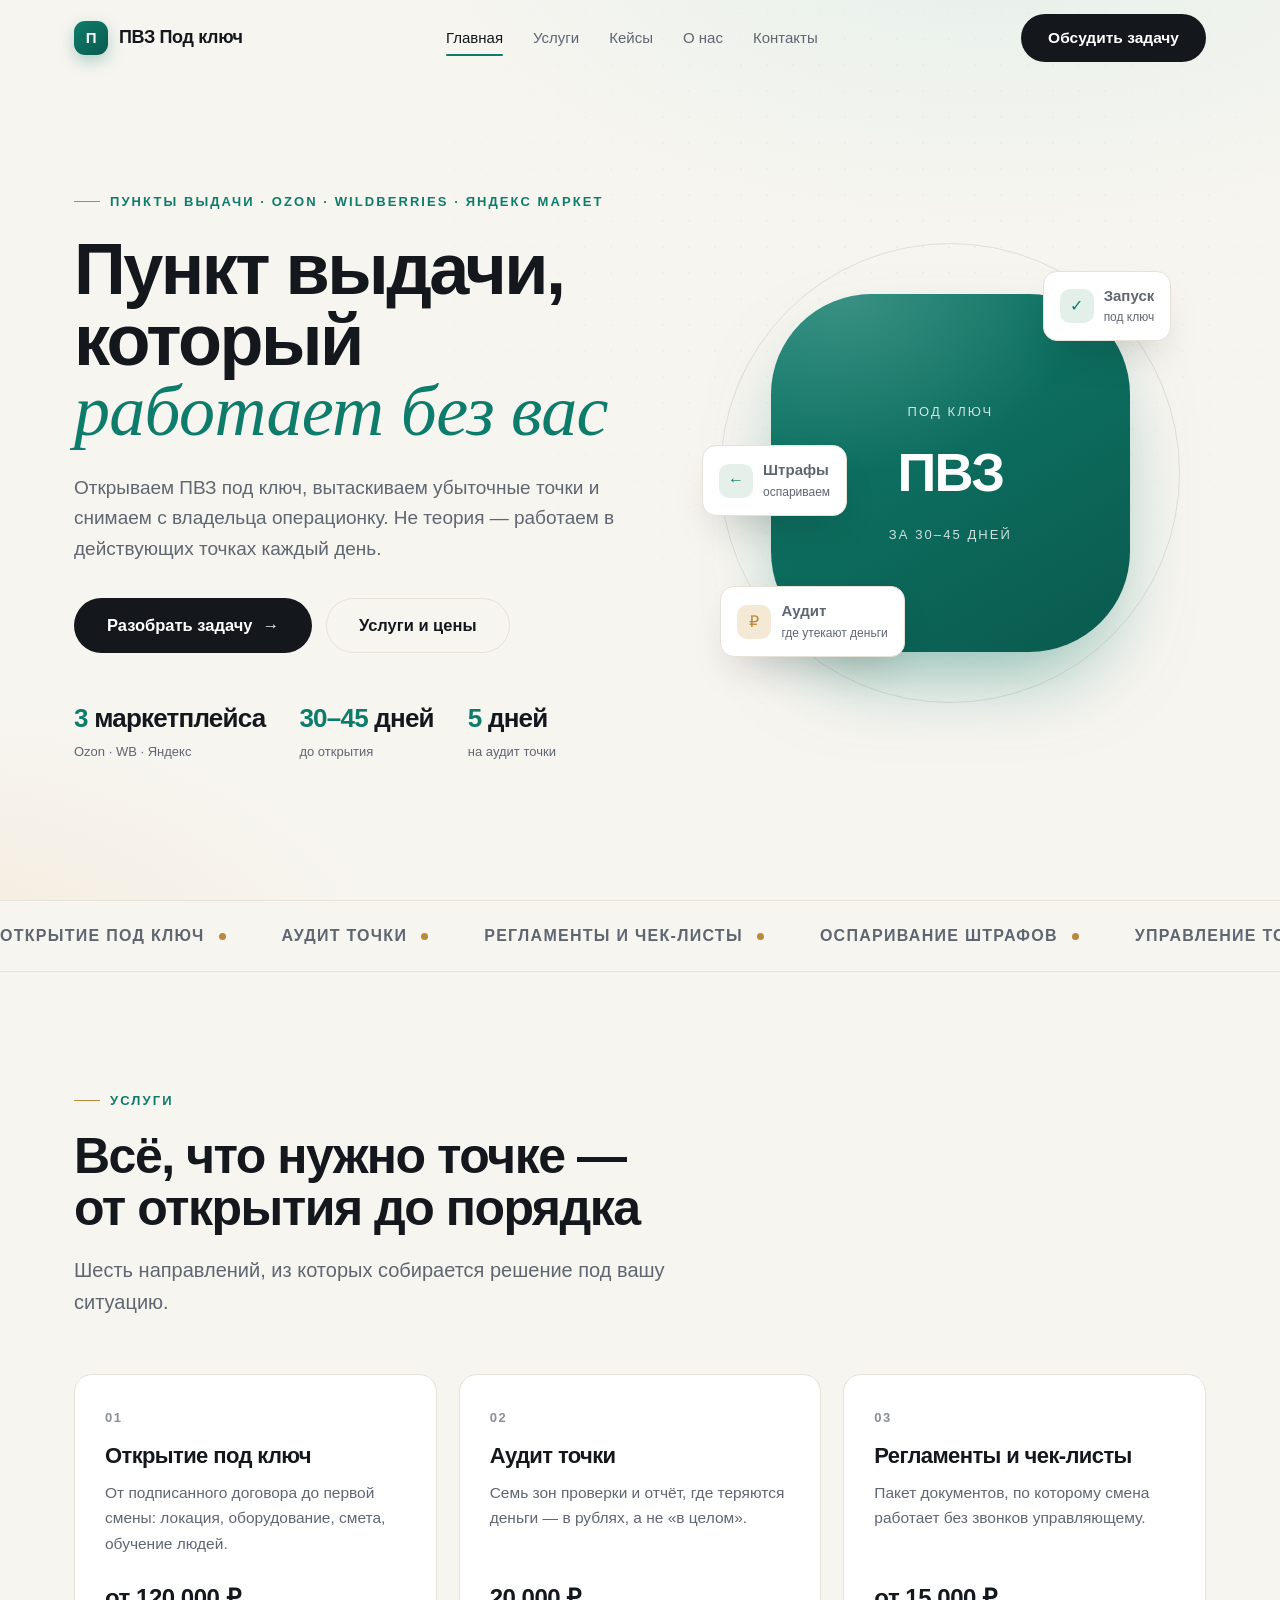
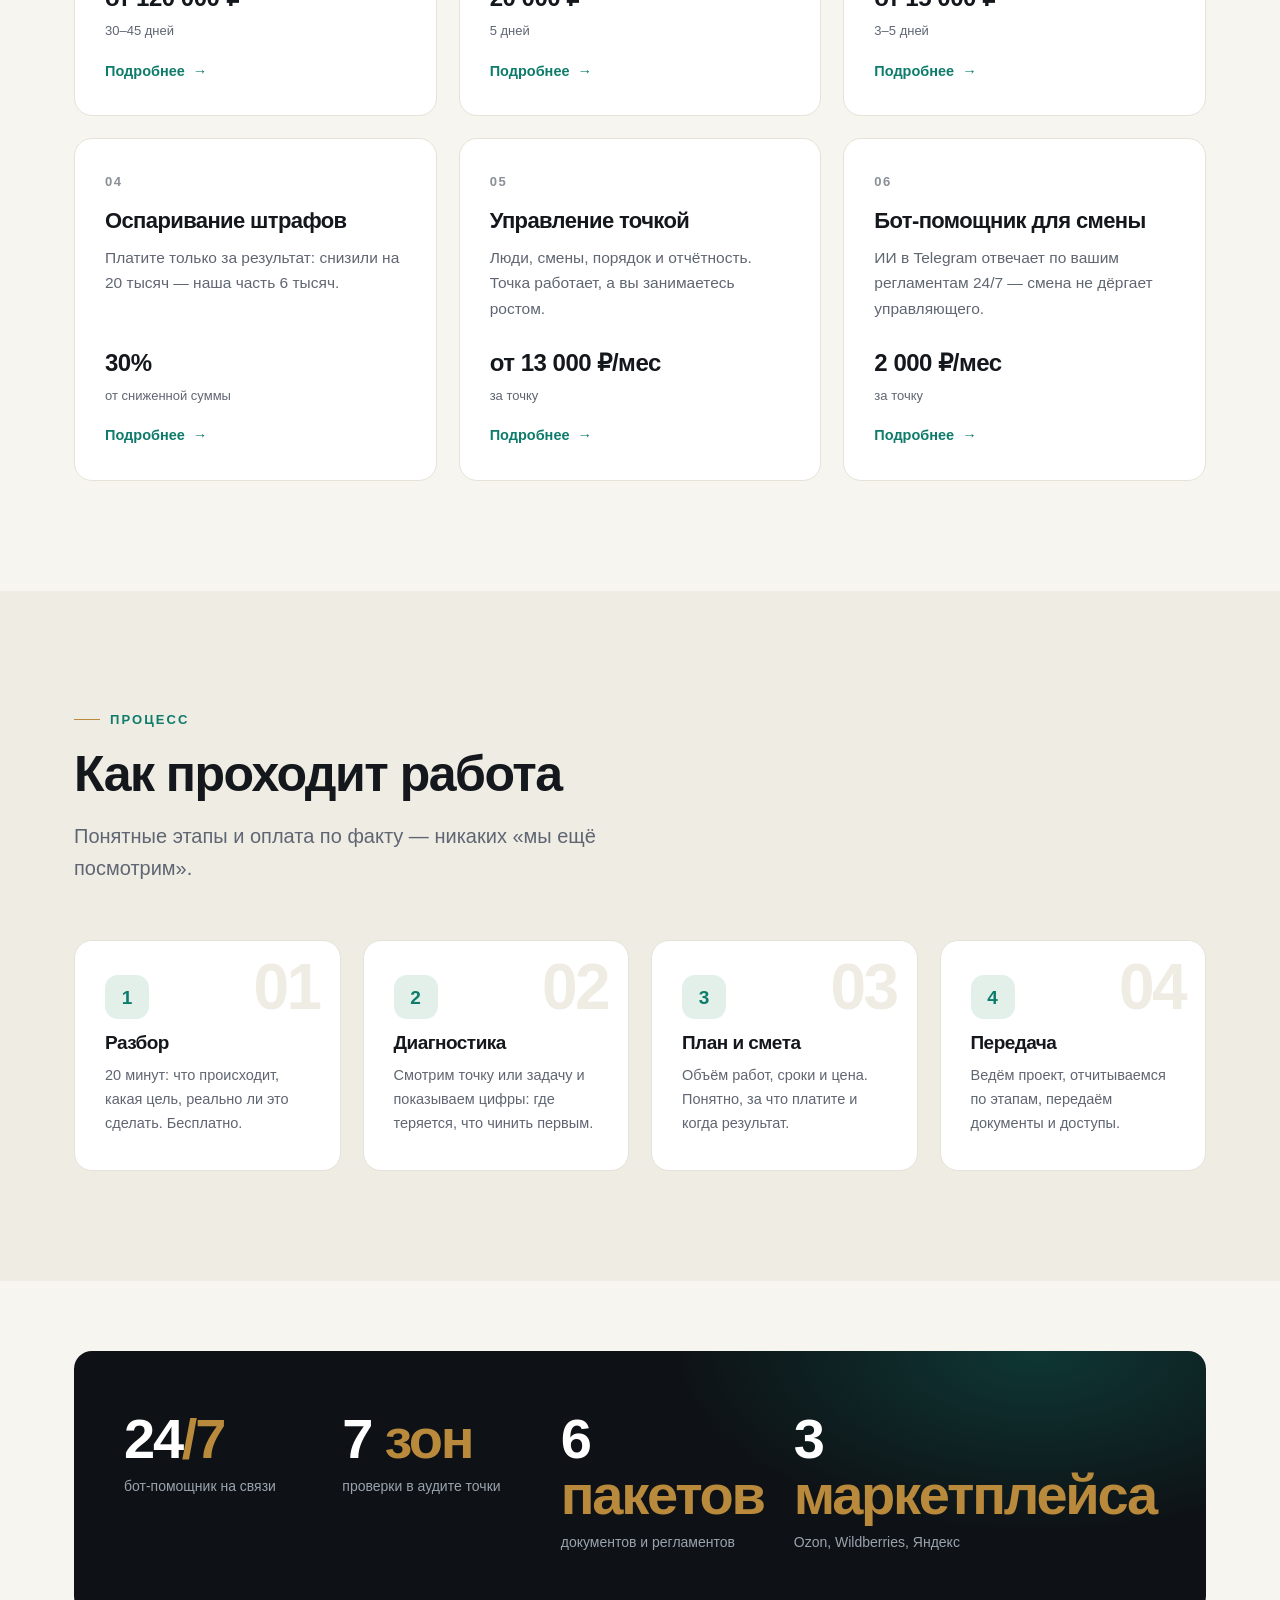
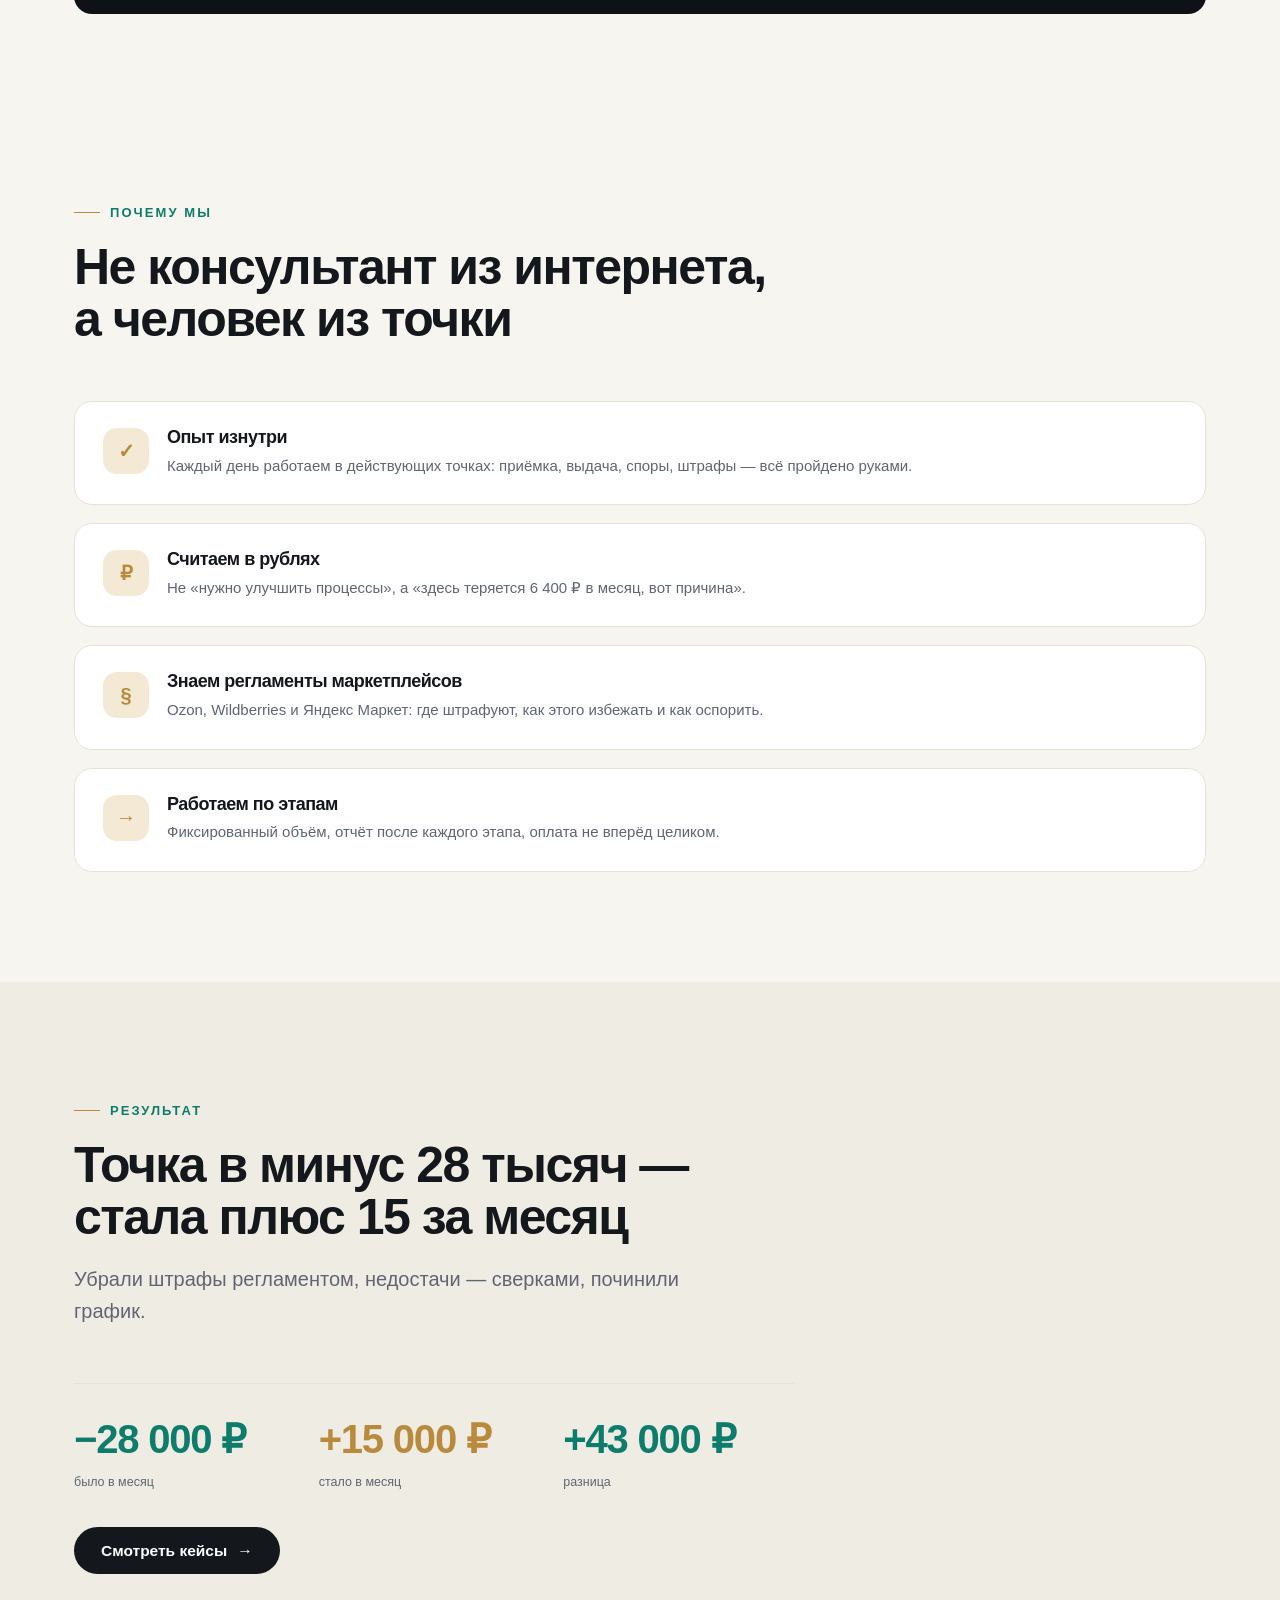
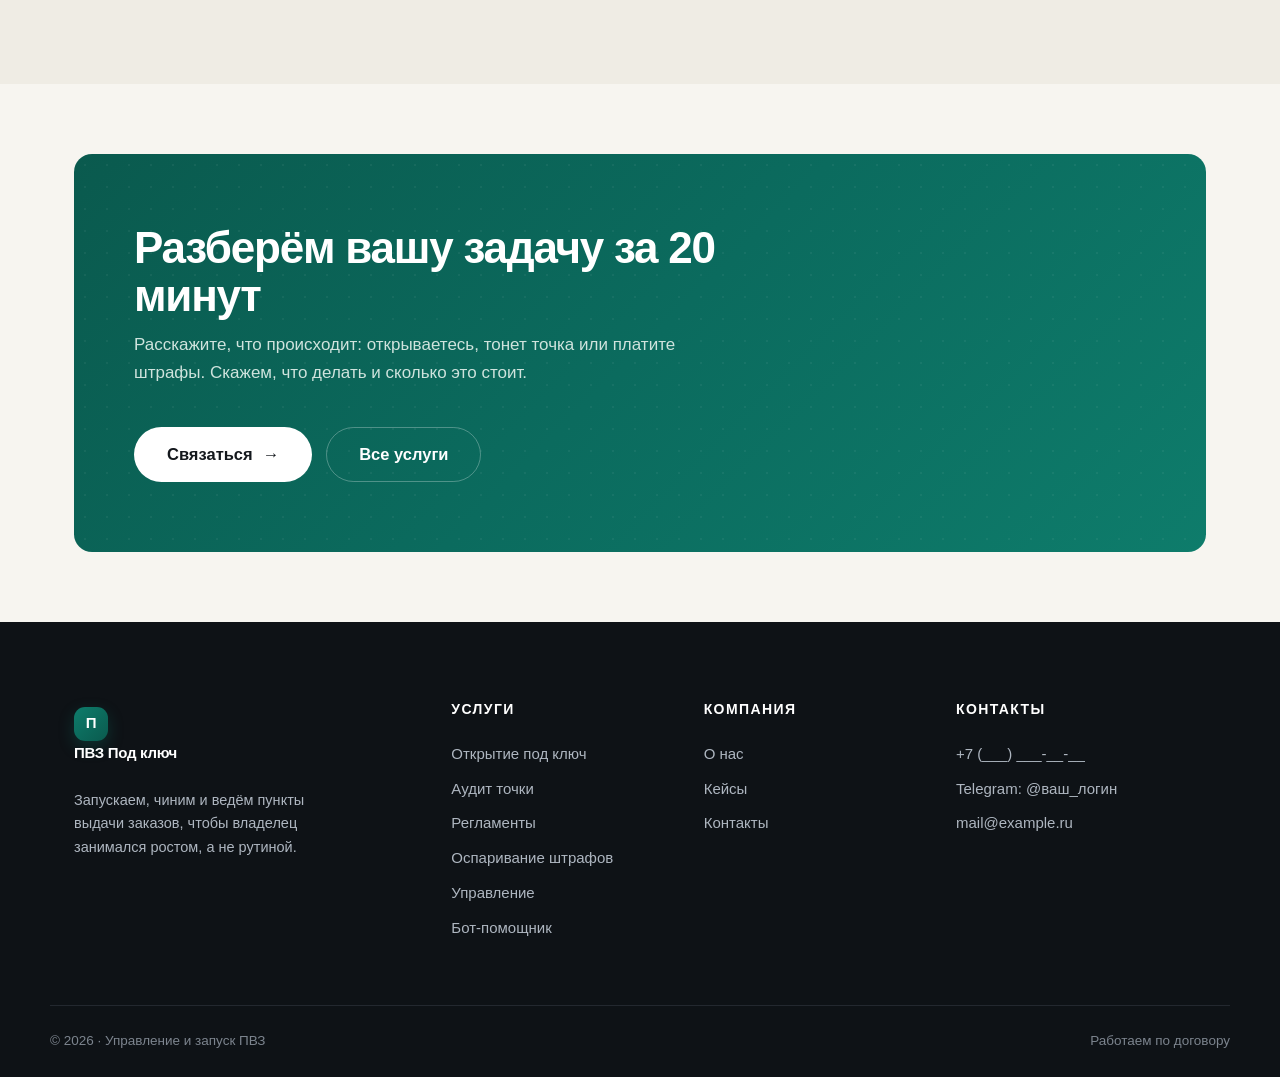
<file: index.html>
<!DOCTYPE html>
<html lang="ru">
<head>
<meta charset="utf-8">
<meta name="viewport" content="width=device-width, initial-scale=1">
<title>ПВЗ Под ключ — запуск, аудит, регламенты и управление пунктами выдачи</title>
<meta name="description" content="Открываем ПВЗ под ключ, вытаскиваем убыточные точки, пишем регламенты, оспариваем штрафы и берём управление на себя.">
<link rel="stylesheet" href="assets/css/style.css">
</head>
<body>

<header class="site-header">
  <div class="container nav">
    <a class="logo" href="index.html"><span class="logo-mark">П</span>ПВЗ Под ключ</a>
    <nav class="menu">
      <a href="index.html" class="active">Главная</a>
      <a href="services.html">Услуги</a>
      <a href="cases.html">Кейсы</a>
      <a href="about.html">О нас</a>
      <a href="contacts.html">Контакты</a>
    </nav>
    <div class="header-cta">
      <a class="btn btn-primary btn-sm" href="contacts.html">Обсудить задачу</a>
      <button class="burger" aria-label="Меню"><span></span></button>
    </div>
  </div>
</header>

<div class="mobile-menu">
  <a href="index.html"><span>01</span>Главная</a>
  <a href="services.html"><span>02</span>Услуги</a>
  <a href="cases.html"><span>03</span>Кейсы</a>
  <a href="about.html"><span>04</span>О нас</a>
  <a href="contacts.html"><span>05</span>Контакты</a>
</div>

<main>

  <!-- HERO -->
  <section class="hero">
    <div class="container hero-grid">
      <div class="hero-copy">
        <span class="eyebrow">Пункты выдачи · Ozon · Wildberries · Яндекс Маркет</span>
        <h1 class="display">Пункт выдачи, который <em>работает без вас</em></h1>
        <p class="lead">Открываем ПВЗ под ключ, вытаскиваем убыточные точки и снимаем с владельца операционку. Не теория — работаем в действующих точках каждый день.</p>
        <div class="hero-actions">
          <a class="btn btn-primary btn-lg" href="contacts.html">Разобрать задачу <span class="arr">→</span></a>
          <a class="btn btn-ghost btn-lg" href="services.html">Услуги и цены</a>
        </div>
        <div class="hero-meta">
          <div class="m"><div class="v"><em>3</em> маркетплейса</div><div class="t">Ozon · WB · Яндекс</div></div>
          <div class="m"><div class="v"><em>30–45</em> дней</div><div class="t">до открытия</div></div>
          <div class="m"><div class="v"><em>5</em> дней</div><div class="t">на аудит точки</div></div>
        </div>
      </div>
      <div class="hero-visual">
        <div class="orbit">
          <div class="ring"></div>
          <div class="ring r2"></div>
          <div class="ring r3"></div>
          <div class="card-hero">
            <span class="lbl">Под ключ</span>
            <span class="big">ПВЗ</span>
            <span class="lbl">за 30–45 дней</span>
          </div>
          <div class="chip c1"><span class="dot" style="background:var(--teal-soft);color:var(--teal)">✓</span><span><b>Запуск</b><span>под ключ</span></span></div>
          <div class="chip c2"><span class="dot" style="background:var(--gold-soft);color:var(--gold)">₽</span><span><b>Аудит</b><span>где утекают деньги</span></span></div>
          <div class="chip c3"><span class="dot" style="background:#e5f0ea;color:var(--teal)">←</span><span><b>Штрафы</b><span>оспариваем</span></span></div>
        </div>
      </div>
    </div>
  </section>

  <!-- MARQUEE -->
  <div class="marquee">
    <div class="marquee-track">
      <span>Открытие под ключ <i></i></span>
      <span>Аудит точки <i></i></span>
      <span>Регламенты и чек-листы <i></i></span>
      <span>Оспаривание штрафов <i></i></span>
      <span>Управление точкой <i></i></span>
      <span>Бот-помощник для смены <i></i></span>
    </div>
  </div>

  <!-- SERVICES -->
  <section class="section">
    <div class="container">
      <div class="section-head reveal">
        <span class="eyebrow">Услуги</span>
        <h2 class="h2">Всё, что нужно точке —<br>от открытия до порядка</h2>
        <p class="lead">Шесть направлений, из которых собирается решение под вашу ситуацию.</p>
      </div>

      <div class="grid g3">
        <a class="service-card reveal" href="services.html#launch">
          <div class="num">01</div>
          <h3>Открытие под ключ</h3>
          <p>От подписанного договора до первой смены: локация, оборудование, смета, обучение людей.</p>
          <div class="price">от 120 000 ₽<small>30–45 дней</small></div>
          <span class="link">Подробнее <span class="arr">→</span></span>
        </a>
        <a class="service-card reveal d1" href="services.html#audit">
          <div class="num">02</div>
          <h3>Аудит точки</h3>
          <p>Семь зон проверки и отчёт, где теряются деньги — в рублях, а не «в целом».</p>
          <div class="price">20 000 ₽<small>5 дней</small></div>
          <span class="link">Подробнее <span class="arr">→</span></span>
        </a>
        <a class="service-card reveal d2" href="services.html#reglamenty">
          <div class="num">03</div>
          <h3>Регламенты и чек-листы</h3>
          <p>Пакет документов, по которому смена работает без звонков управляющему.</p>
          <div class="price">от 15 000 ₽<small>3–5 дней</small></div>
          <span class="link">Подробнее <span class="arr">→</span></span>
        </a>
        <a class="service-card reveal" href="services.html#shtrafy">
          <div class="num">04</div>
          <h3>Оспаривание штрафов</h3>
          <p>Платите только за результат: снизили на 20 тысяч — наша часть 6 тысяч.</p>
          <div class="price">30%<small>от сниженной суммы</small></div>
          <span class="link">Подробнее <span class="arr">→</span></span>
        </a>
        <a class="service-card reveal d1" href="services.html#management">
          <div class="num">05</div>
          <h3>Управление точкой</h3>
          <p>Люди, смены, порядок и отчётность. Точка работает, а вы занимаетесь ростом.</p>
          <div class="price">от 13 000 ₽/мес<small>за точку</small></div>
          <span class="link">Подробнее <span class="arr">→</span></span>
        </a>
        <a class="service-card reveal d2" href="services.html#bot">
          <div class="num">06</div>
          <h3>Бот-помощник для смены</h3>
          <p>ИИ в Telegram отвечает по вашим регламентам 24/7 — смена не дёргает управляющего.</p>
          <div class="price">2 000 ₽/мес<small>за точку</small></div>
          <span class="link">Подробнее <span class="arr">→</span></span>
        </a>
      </div>
    </div>
  </section>

  <!-- STEPS -->
  <section class="section" style="background:var(--paper-2)">
    <div class="container">
      <div class="section-head reveal">
        <span class="eyebrow">Процесс</span>
        <h2 class="h2">Как проходит работа</h2>
        <p class="lead">Понятные этапы и оплата по факту — никаких «мы ещё посмотрим».</p>
      </div>
      <div class="steps g4">
        <div class="step reveal"><div class="ico">1</div><h3>Разбор</h3><p>20 минут: что происходит, какая цель, реально ли это сделать. Бесплатно.</p></div>
        <div class="step reveal d1"><div class="ico">2</div><h3>Диагностика</h3><p>Смотрим точку или задачу и показываем цифры: где теряется, что чинить первым.</p></div>
        <div class="step reveal d2"><div class="ico">3</div><h3>План и смета</h3><p>Объём работ, сроки и цена. Понятно, за что платите и когда результат.</p></div>
        <div class="step reveal d3"><div class="ico">4</div><h3>Передача</h3><p>Ведём проект, отчитываемся по этапам, передаём документы и доступы.</p></div>
      </div>
    </div>
  </section>

  <!-- STATS -->
  <section class="section tight">
    <div class="container">
      <div class="stat-band reveal">
        <div class="stat-grid">
          <div class="stat"><div class="v"><span data-count="24">0</span><em>/7</em></div><div class="t">бот-помощник на связи</div></div>
          <div class="stat"><div class="v"><span data-count="7">0</span><em> зон</em></div><div class="t">проверки в аудите точки</div></div>
          <div class="stat"><div class="v"><span data-count="6">0</span><em> пакетов</em></div><div class="t">документов и регламентов</div></div>
          <div class="stat"><div class="v"><span data-count="3">0</span><em> маркетплейса</em></div><div class="t">Ozon, Wildberries, Яндекс</div></div>
        </div>
      </div>
    </div>
  </section>

  <!-- WHY -->
  <section class="section">
    <div class="container">
      <div class="section-head reveal">
        <span class="eyebrow">Почему мы</span>
        <h2 class="h2">Не консультант из интернета,<br>а человек из точки</h2>
      </div>
      <div class="features">
        <div class="feature reveal"><div class="ico">✓</div><div><h3>Опыт изнутри</h3><p>Каждый день работаем в действующих точках: приёмка, выдача, споры, штрафы — всё пройдено руками.</p></div></div>
        <div class="feature reveal d1"><div class="ico">₽</div><div><h3>Считаем в рублях</h3><p>Не «нужно улучшить процессы», а «здесь теряется 6 400 ₽ в месяц, вот причина».</p></div></div>
        <div class="feature reveal d2"><div class="ico">§</div><div><h3>Знаем регламенты маркетплейсов</h3><p>Ozon, Wildberries и Яндекс Маркет: где штрафуют, как этого избежать и как оспорить.</p></div></div>
        <div class="feature reveal d3"><div class="ico">→</div><div><h3>Работаем по этапам</h3><p>Фиксированный объём, отчёт после каждого этапа, оплата не вперёд целиком.</p></div></div>
      </div>
    </div>
  </section>

  <!-- CASE TEASER -->
  <section class="section" style="background:var(--paper-2)">
    <div class="container">
      <div class="section-head reveal">
        <span class="eyebrow">Результат</span>
        <h2 class="h2">Точка в минус 28 тысяч —<br>стала плюс 15 за месяц</h2>
        <p class="lead">Убрали штрафы регламентом, недостачи — сверками, починили график.</p>
      </div>
      <div class="case-nums reveal" style="grid-template-columns:repeat(3,1fr);display:grid;gap:14px;max-width:720px">
        <div><div class="n" style="font-size:40px;font-weight:800;letter-spacing:-.03em">−28 000 ₽</div><div class="t" style="color:var(--muted)">было в месяц</div></div>
        <div><div class="n gold" style="font-size:40px;font-weight:800;letter-spacing:-.03em">+15 000 ₽</div><div class="t" style="color:var(--muted)">стало в месяц</div></div>
        <div><div class="n" style="font-size:40px;font-weight:800;letter-spacing:-.03em;color:var(--teal)">+43 000 ₽</div><div class="t" style="color:var(--muted)">разница</div></div>
      </div>
      <a class="btn btn-primary" style="margin-top:34px" href="cases.html">Смотреть кейсы <span class="arr">→</span></a>
    </div>
  </section>

  <!-- CTA -->
  <section class="section tight">
    <div class="container">
      <div class="cta-band reveal">
        <div class="inner">
          <div>
            <h2>Разберём вашу задачу за 20 минут</h2>
            <p>Расскажите, что происходит: открываетесь, тонет точка или платите штрафы. Скажем, что делать и сколько это стоит.</p>
          </div>
          <div class="btns">
            <a class="btn btn-light btn-lg" href="contacts.html">Связаться <span class="arr">→</span></a>
            <a class="btn btn-outline-light btn-lg" href="services.html">Все услуги</a>
          </div>
        </div>
      </div>
    </div>
  </section>

</main>

<footer class="site-footer">
  <div class="container footer-grid">
    <div class="footer-brand">
      <a class="logo" href="index.html" style="color:#fff"><span class="logo-mark">П</span>ПВЗ Под ключ</a>
      <p>Запускаем, чиним и ведём пункты выдачи заказов, чтобы владелец занимался ростом, а не рутиной.</p>
    </div>
    <div>
      <h4>Услуги</h4>
      <a href="services.html#launch">Открытие под ключ</a>
      <a href="services.html#audit">Аудит точки</a>
      <a href="services.html#reglamenty">Регламенты</a>
      <a href="services.html#shtrafy">Оспаривание штрафов</a>
      <a href="services.html#management">Управление</a>
      <a href="services.html#bot">Бот-помощник</a>
    </div>
    <div>
      <h4>Компания</h4>
      <a href="about.html">О нас</a>
      <a href="cases.html">Кейсы</a>
      <a href="contacts.html">Контакты</a>
    </div>
    <div>
      <h4>Контакты</h4>
      <div class="footer-contact">
        <a href="tel:+70000000000">+7 (___) ___-__-__</a>
        <a href="https://t.me/ваш_логин">Telegram: @ваш_логин</a>
        <a href="mailto:mail@example.ru">mail@example.ru</a>
      </div>
    </div>
  </div>
  <div class="container footer-bottom">
    <div>© 2026 · Управление и запуск ПВЗ</div>
    <div>Работаем по договору</div>
  </div>
</footer>

<button class="back-to-top" aria-label="Наверх">↑</button>

<script src="assets/js/main.js"></script>
</body>
</html>
</file>
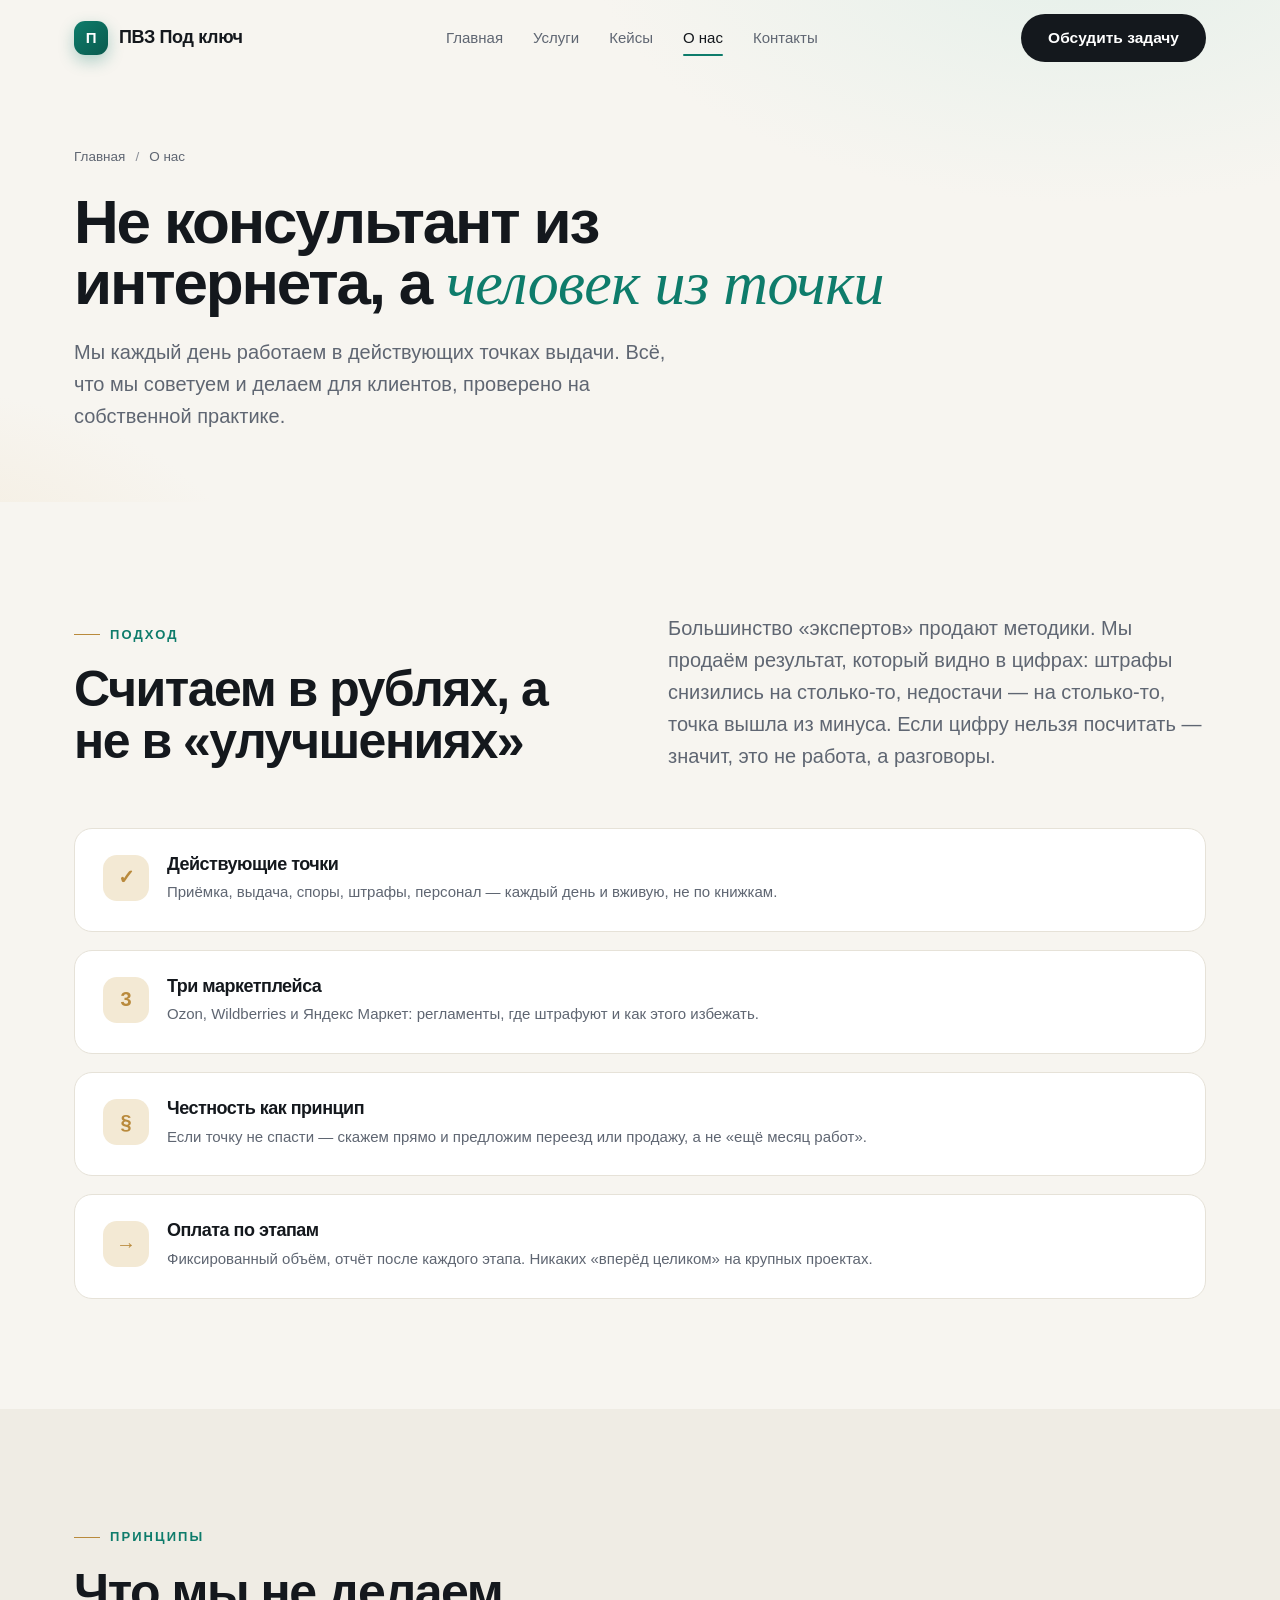
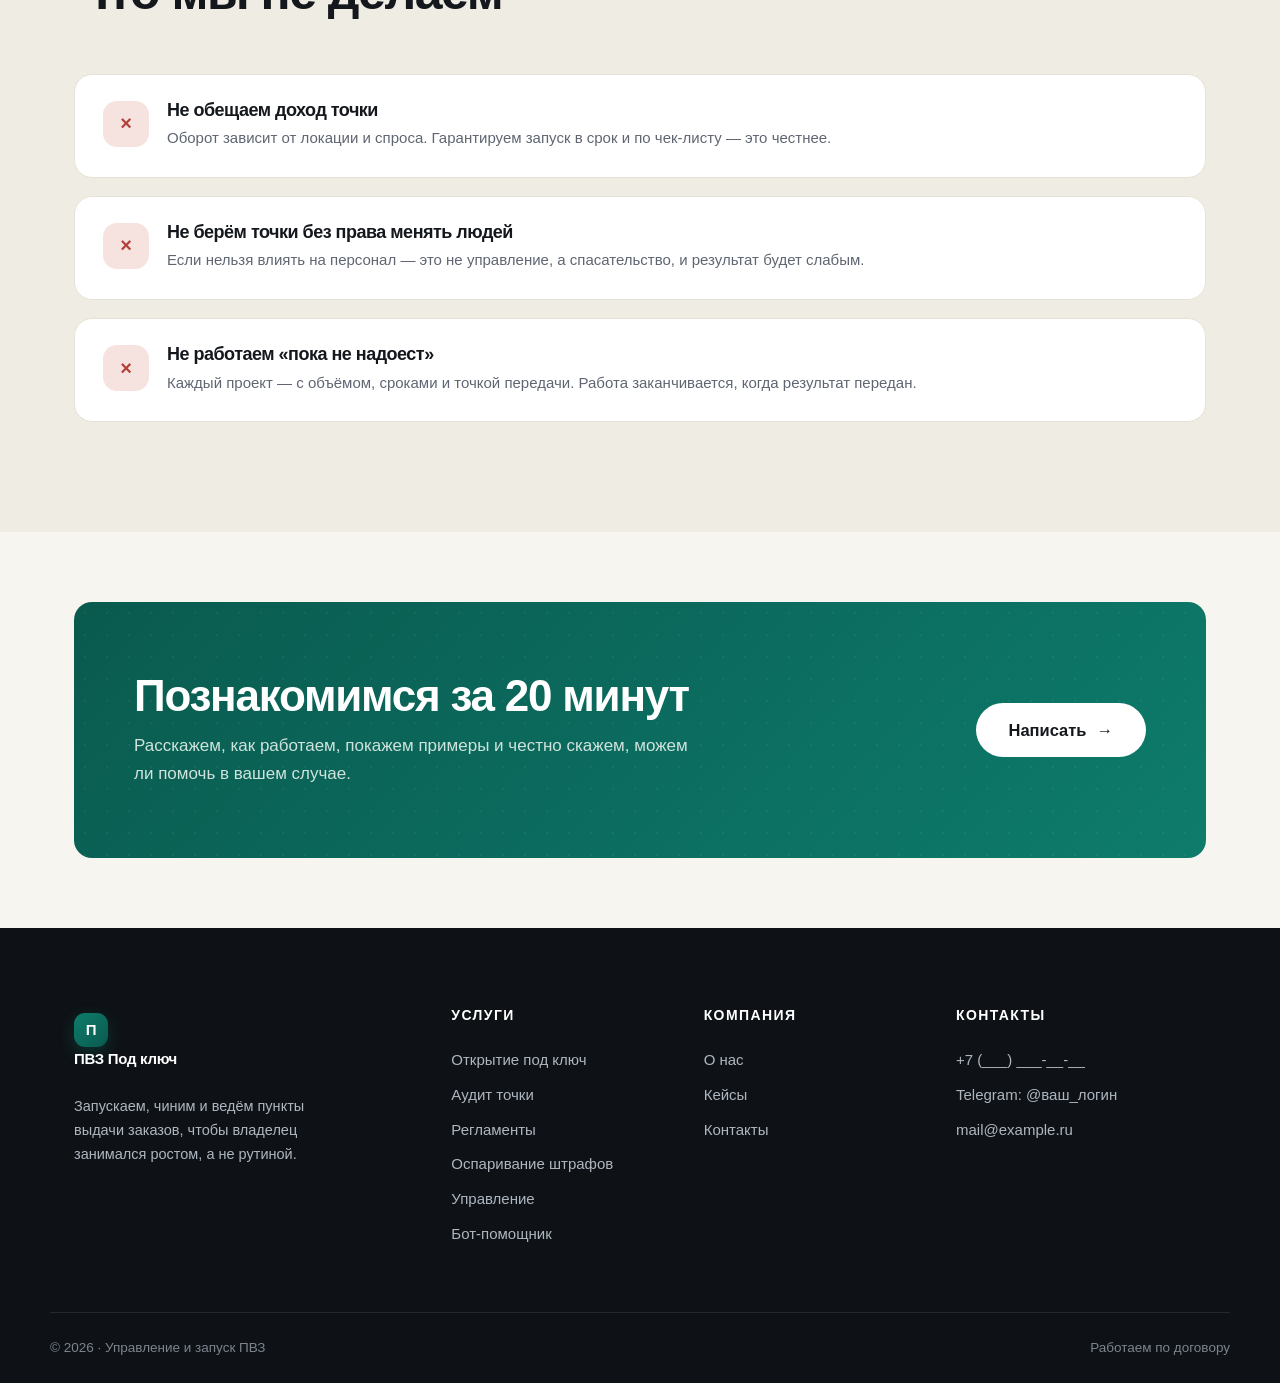
<file: about.html>
<!DOCTYPE html>
<html lang="ru">
<head>
<meta charset="utf-8">
<meta name="viewport" content="width=device-width, initial-scale=1">
<title>О нас — ПВЗ Под ключ</title>
<meta name="description" content="Кто мы и как работаем: действующие точки выдачи, знание регламентов Ozon, Wildberries и Яндекс Маркет, честная работа по этапам.">
<link rel="stylesheet" href="assets/css/style.css">
</head>
<body>

<header class="site-header">
  <div class="container nav">
    <a class="logo" href="index.html"><span class="logo-mark">П</span>ПВЗ Под ключ</a>
    <nav class="menu">
      <a href="index.html">Главная</a>
      <a href="services.html">Услуги</a>
      <a href="cases.html">Кейсы</a>
      <a href="about.html" class="active">О нас</a>
      <a href="contacts.html">Контакты</a>
    </nav>
    <div class="header-cta">
      <a class="btn btn-primary btn-sm" href="contacts.html">Обсудить задачу</a>
      <button class="burger" aria-label="Меню"><span></span></button>
    </div>
  </div>
</header>

<div class="mobile-menu">
  <a href="index.html"><span>01</span>Главная</a>
  <a href="services.html"><span>02</span>Услуги</a>
  <a href="cases.html"><span>03</span>Кейсы</a>
  <a href="about.html"><span>04</span>О нас</a>
  <a href="contacts.html"><span>05</span>Контакты</a>
</div>

<main>

  <section class="page-hero">
    <div class="container">
      <div class="crumb"><a href="index.html">Главная</a><span class="sep">/</span><span>О нас</span></div>
      <h1 class="display" style="font-size:clamp(38px,5vw,62px)">Не консультант из интернета, а <em>человек из точки</em></h1>
      <p class="lead" style="margin-top:22px">Мы каждый день работаем в действующих точках выдачи. Всё, что мы советуем и делаем для клиентов, проверено на собственной практике.</p>
    </div>
  </section>

  <section class="section">
    <div class="container">
      <div class="grid g2" style="align-items:center;gap:56px">
        <div class="reveal">
          <span class="eyebrow">Подход</span>
          <h2 class="h2" style="margin-top:18px">Считаем в рублях, а не в «улучшениях»</h2>
        </div>
        <div class="reveal d1">
          <p class="lead" style="max-width:none">Большинство «экспертов» продают методики. Мы продаём результат, который видно в цифрах: штрафы снизились на столько-то, недостачи — на столько-то, точка вышла из минуса. Если цифру нельзя посчитать — значит, это не работа, а разговоры.</p>
        </div>
      </div>

      <div class="features" style="margin-top:56px">
        <div class="feature reveal"><div class="ico">✓</div><div><h3>Действующие точки</h3><p>Приёмка, выдача, споры, штрафы, персонал — каждый день и вживую, не по книжкам.</p></div></div>
        <div class="feature reveal d1"><div class="ico">3</div><div><h3>Три маркетплейса</h3><p>Ozon, Wildberries и Яндекс Маркет: регламенты, где штрафуют и как этого избежать.</p></div></div>
        <div class="feature reveal d2"><div class="ico">§</div><div><h3>Честность как принцип</h3><p>Если точку не спасти — скажем прямо и предложим переезд или продажу, а не «ещё месяц работ».</p></div></div>
        <div class="feature reveal d3"><div class="ico">→</div><div><h3>Оплата по этапам</h3><p>Фиксированный объём, отчёт после каждого этапа. Никаких «вперёд целиком» на крупных проектах.</p></div></div>
      </div>
    </div>
  </section>

  <section class="section" style="background:var(--paper-2)">
    <div class="container">
      <div class="section-head reveal">
        <span class="eyebrow">Принципы</span>
        <h2 class="h2">Что мы не делаем</h2>
      </div>
      <div class="features">
        <div class="feature reveal"><div class="ico" style="background:#f6e3e0;color:#b3403a">×</div><div><h3>Не обещаем доход точки</h3><p>Оборот зависит от локации и спроса. Гарантируем запуск в срок и по чек-листу — это честнее.</p></div></div>
        <div class="feature reveal d1"><div class="ico" style="background:#f6e3e0;color:#b3403a">×</div><div><h3>Не берём точки без права менять людей</h3><p>Если нельзя влиять на персонал — это не управление, а спасательство, и результат будет слабым.</p></div></div>
        <div class="feature reveal d2"><div class="ico" style="background:#f6e3e0;color:#b3403a">×</div><div><h3>Не работаем «пока не надоест»</h3><p>Каждый проект — с объёмом, сроками и точкой передачи. Работа заканчивается, когда результат передан.</p></div></div>
      </div>
    </div>
  </section>

  <!-- CTA -->
  <section class="section tight">
    <div class="container">
      <div class="cta-band reveal">
        <div class="inner">
          <div>
            <h2>Познакомимся за 20 минут</h2>
            <p>Расскажем, как работаем, покажем примеры и честно скажем, можем ли помочь в вашем случае.</p>
          </div>
          <div class="btns">
            <a class="btn btn-light btn-lg" href="contacts.html">Написать <span class="arr">→</span></a>
          </div>
        </div>
      </div>
    </div>
  </section>

</main>

<footer class="site-footer">
  <div class="container footer-grid">
    <div class="footer-brand">
      <a class="logo" href="index.html" style="color:#fff"><span class="logo-mark">П</span>ПВЗ Под ключ</a>
      <p>Запускаем, чиним и ведём пункты выдачи заказов, чтобы владелец занимался ростом, а не рутиной.</p>
    </div>
    <div>
      <h4>Услуги</h4>
      <a href="services.html#launch">Открытие под ключ</a>
      <a href="services.html#audit">Аудит точки</a>
      <a href="services.html#reglamenty">Регламенты</a>
      <a href="services.html#shtrafy">Оспаривание штрафов</a>
      <a href="services.html#management">Управление</a>
      <a href="services.html#bot">Бот-помощник</a>
    </div>
    <div>
      <h4>Компания</h4>
      <a href="about.html">О нас</a>
      <a href="cases.html">Кейсы</a>
      <a href="contacts.html">Контакты</a>
    </div>
    <div>
      <h4>Контакты</h4>
      <div class="footer-contact">
        <a href="tel:+70000000000">+7 (___) ___-__-__</a>
        <a href="https://t.me/ваш_логин">Telegram: @ваш_логин</a>
        <a href="mailto:mail@example.ru">mail@example.ru</a>
      </div>
    </div>
  </div>
  <div class="container footer-bottom">
    <div>© 2026 · Управление и запуск ПВЗ</div>
    <div>Работаем по договору</div>
  </div>
</footer>

<button class="back-to-top" aria-label="Наверх">↑</button>

<script src="assets/js/main.js"></script>
</body>
</html>
</file>
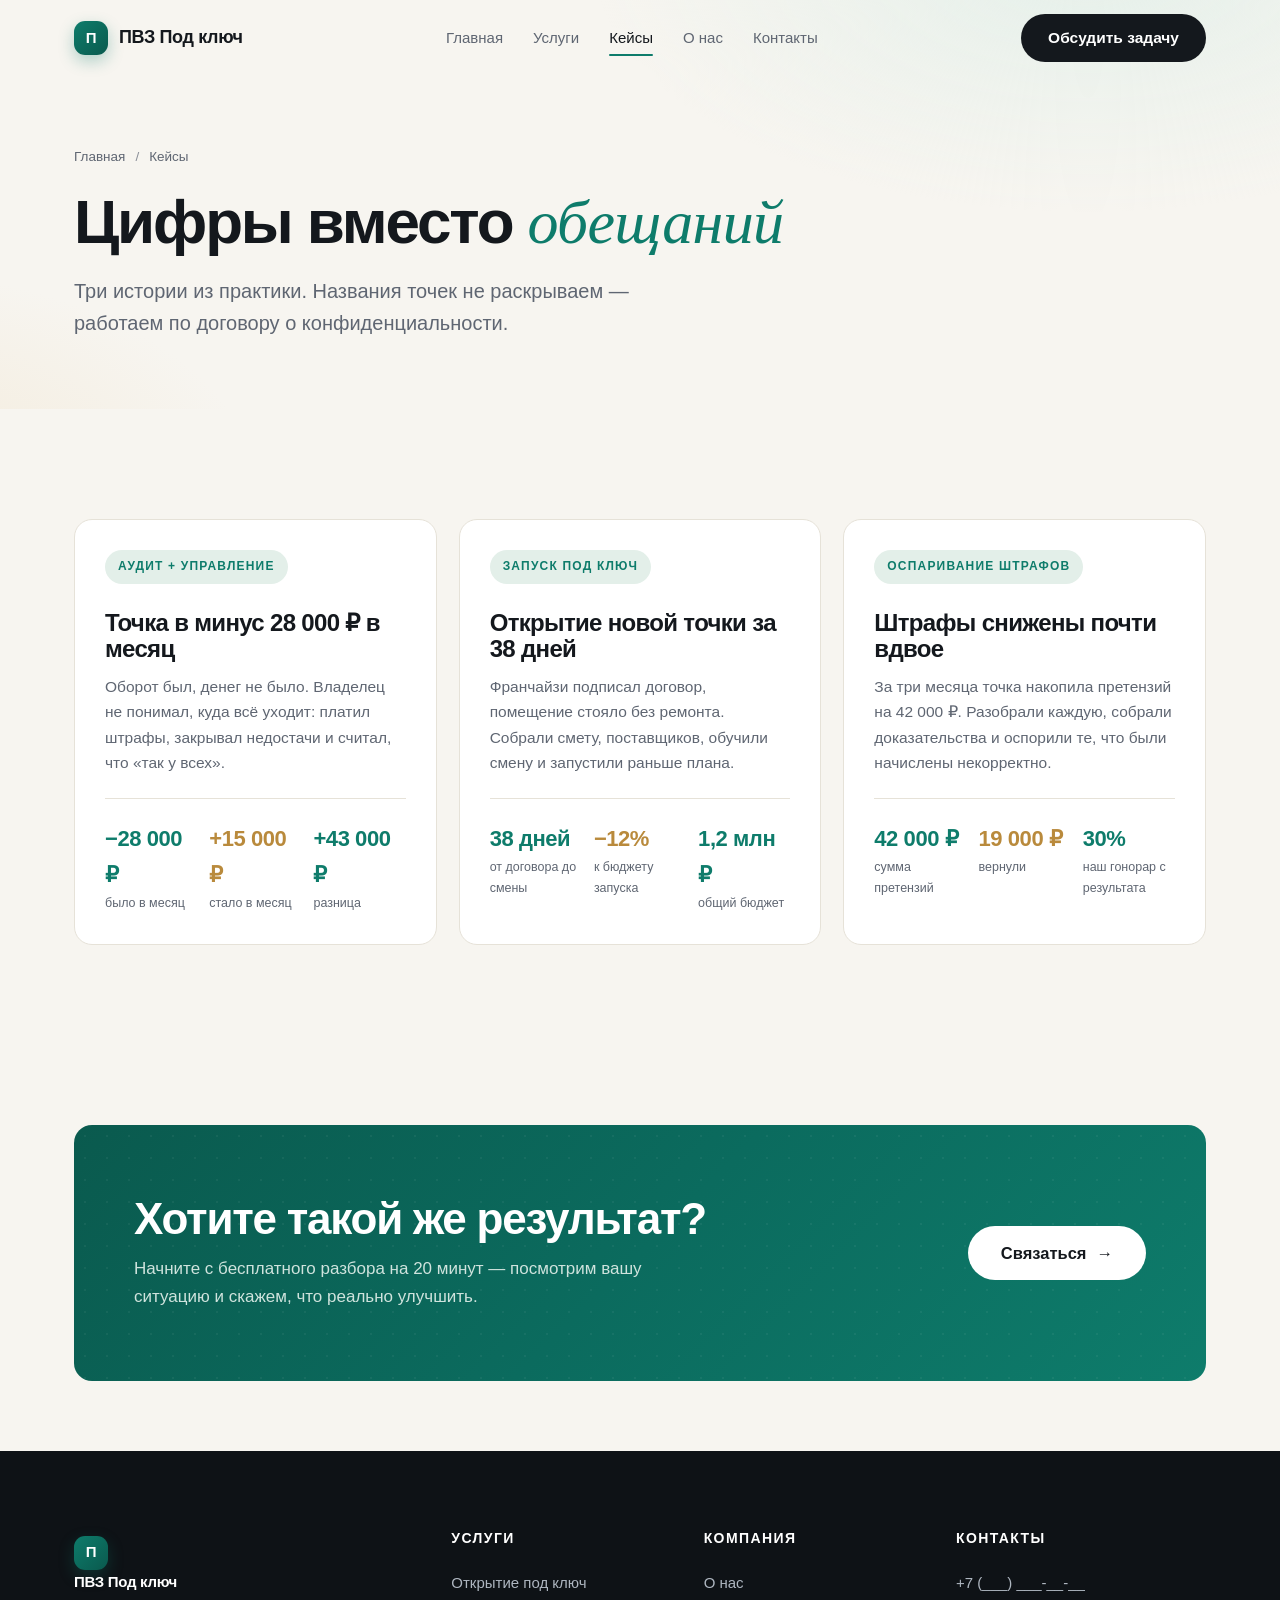
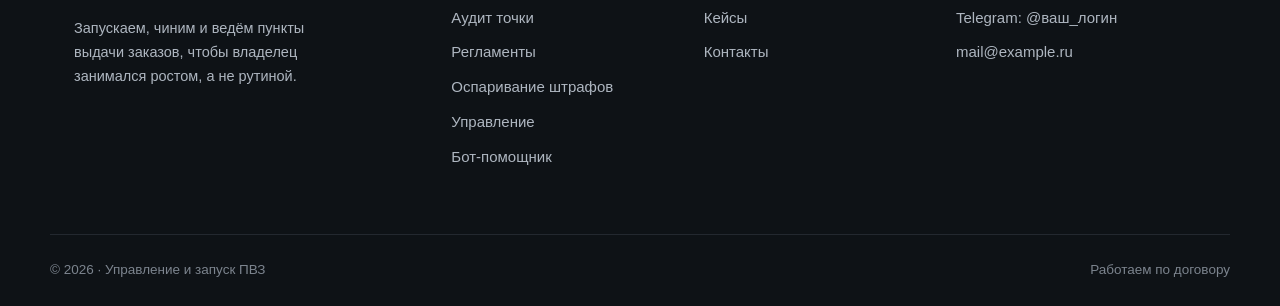
<file: cases.html>
<!DOCTYPE html>
<html lang="ru">
<head>
<meta charset="utf-8">
<meta name="viewport" content="width=device-width, initial-scale=1">
<title>Кейсы — ПВЗ Под ключ</title>
<meta name="description" content="Реальные результаты: убыточная точка вышла в плюс, запуск за 38 дней, штрафы снижены вдвое.">
<link rel="stylesheet" href="assets/css/style.css">
</head>
<body>

<header class="site-header">
  <div class="container nav">
    <a class="logo" href="index.html"><span class="logo-mark">П</span>ПВЗ Под ключ</a>
    <nav class="menu">
      <a href="index.html">Главная</a>
      <a href="services.html">Услуги</a>
      <a href="cases.html" class="active">Кейсы</a>
      <a href="about.html">О нас</a>
      <a href="contacts.html">Контакты</a>
    </nav>
    <div class="header-cta">
      <a class="btn btn-primary btn-sm" href="contacts.html">Обсудить задачу</a>
      <button class="burger" aria-label="Меню"><span></span></button>
    </div>
  </div>
</header>

<div class="mobile-menu">
  <a href="index.html"><span>01</span>Главная</a>
  <a href="services.html"><span>02</span>Услуги</a>
  <a href="cases.html"><span>03</span>Кейсы</a>
  <a href="about.html"><span>04</span>О нас</a>
  <a href="contacts.html"><span>05</span>Контакты</a>
</div>

<main>

  <section class="page-hero">
    <div class="container">
      <div class="crumb"><a href="index.html">Главная</a><span class="sep">/</span><span>Кейсы</span></div>
      <h1 class="display" style="font-size:clamp(38px,5vw,62px)">Цифры вместо <em>обещаний</em></h1>
      <p class="lead" style="margin-top:22px">Три истории из практики. Названия точек не раскрываем — работаем по договору о конфиденциальности.</p>
    </div>
  </section>

  <section class="section">
    <div class="container">
      <div class="grid g3">

        <div class="case-card reveal">
          <div class="case-top"><span class="case-tag">Аудит + управление</span></div>
          <div class="case-body">
            <h3>Точка в минус 28 000 ₽ в месяц</h3>
            <p>Оборот был, денег не было. Владелец не понимал, куда всё уходит: платил штрафы, закрывал недостачи и считал, что «так у всех».</p>
            <div class="case-nums">
              <div><div class="n">−28 000 ₽</div><div class="t">было в месяц</div></div>
              <div><div class="n gold">+15 000 ₽</div><div class="t">стало в месяц</div></div>
              <div><div class="n">+43 000 ₽</div><div class="t">разница</div></div>
            </div>
          </div>
        </div>

        <div class="case-card reveal d1">
          <div class="case-top"><span class="case-tag">Запуск под ключ</span></div>
          <div class="case-body">
            <h3>Открытие новой точки за 38 дней</h3>
            <p>Франчайзи подписал договор, помещение стояло без ремонта. Собрали смету, поставщиков, обучили смену и запустили раньше плана.</p>
            <div class="case-nums">
              <div><div class="n">38 дней</div><div class="t">от договора до смены</div></div>
              <div><div class="n gold">−12%</div><div class="t">к бюджету запуска</div></div>
              <div><div class="n">1,2 млн ₽</div><div class="t">общий бюджет</div></div>
            </div>
          </div>
        </div>

        <div class="case-card reveal d2">
          <div class="case-top"><span class="case-tag">Оспаривание штрафов</span></div>
          <div class="case-body">
            <h3>Штрафы снижены почти вдвое</h3>
            <p>За три месяца точка накопила претензий на 42 000 ₽. Разобрали каждую, собрали доказательства и оспорили те, что были начислены некорректно.</p>
            <div class="case-nums">
              <div><div class="n">42 000 ₽</div><div class="t">сумма претензий</div></div>
              <div><div class="n gold">19 000 ₽</div><div class="t">вернули</div></div>
              <div><div class="n">30%</div><div class="t">наш гонорар с результата</div></div>
            </div>
          </div>
        </div>

      </div>
    </div>
  </section>

  <!-- CTA -->
  <section class="section tight">
    <div class="container">
      <div class="cta-band reveal">
        <div class="inner">
          <div>
            <h2>Хотите такой же результат?</h2>
            <p>Начните с бесплатного разбора на 20 минут — посмотрим вашу ситуацию и скажем, что реально улучшить.</p>
          </div>
          <div class="btns">
            <a class="btn btn-light btn-lg" href="contacts.html">Связаться <span class="arr">→</span></a>
          </div>
        </div>
      </div>
    </div>
  </section>

</main>

<footer class="site-footer">
  <div class="container footer-grid">
    <div class="footer-brand">
      <a class="logo" href="index.html" style="color:#fff"><span class="logo-mark">П</span>ПВЗ Под ключ</a>
      <p>Запускаем, чиним и ведём пункты выдачи заказов, чтобы владелец занимался ростом, а не рутиной.</p>
    </div>
    <div>
      <h4>Услуги</h4>
      <a href="services.html#launch">Открытие под ключ</a>
      <a href="services.html#audit">Аудит точки</a>
      <a href="services.html#reglamenty">Регламенты</a>
      <a href="services.html#shtrafy">Оспаривание штрафов</a>
      <a href="services.html#management">Управление</a>
      <a href="services.html#bot">Бот-помощник</a>
    </div>
    <div>
      <h4>Компания</h4>
      <a href="about.html">О нас</a>
      <a href="cases.html">Кейсы</a>
      <a href="contacts.html">Контакты</a>
    </div>
    <div>
      <h4>Контакты</h4>
      <div class="footer-contact">
        <a href="tel:+70000000000">+7 (___) ___-__-__</a>
        <a href="https://t.me/ваш_логин">Telegram: @ваш_логин</a>
        <a href="mailto:mail@example.ru">mail@example.ru</a>
      </div>
    </div>
  </div>
  <div class="container footer-bottom">
    <div>© 2026 · Управление и запуск ПВЗ</div>
    <div>Работаем по договору</div>
  </div>
</footer>

<button class="back-to-top" aria-label="Наверх">↑</button>

<script src="assets/js/main.js"></script>
</body>
</html>
</file>
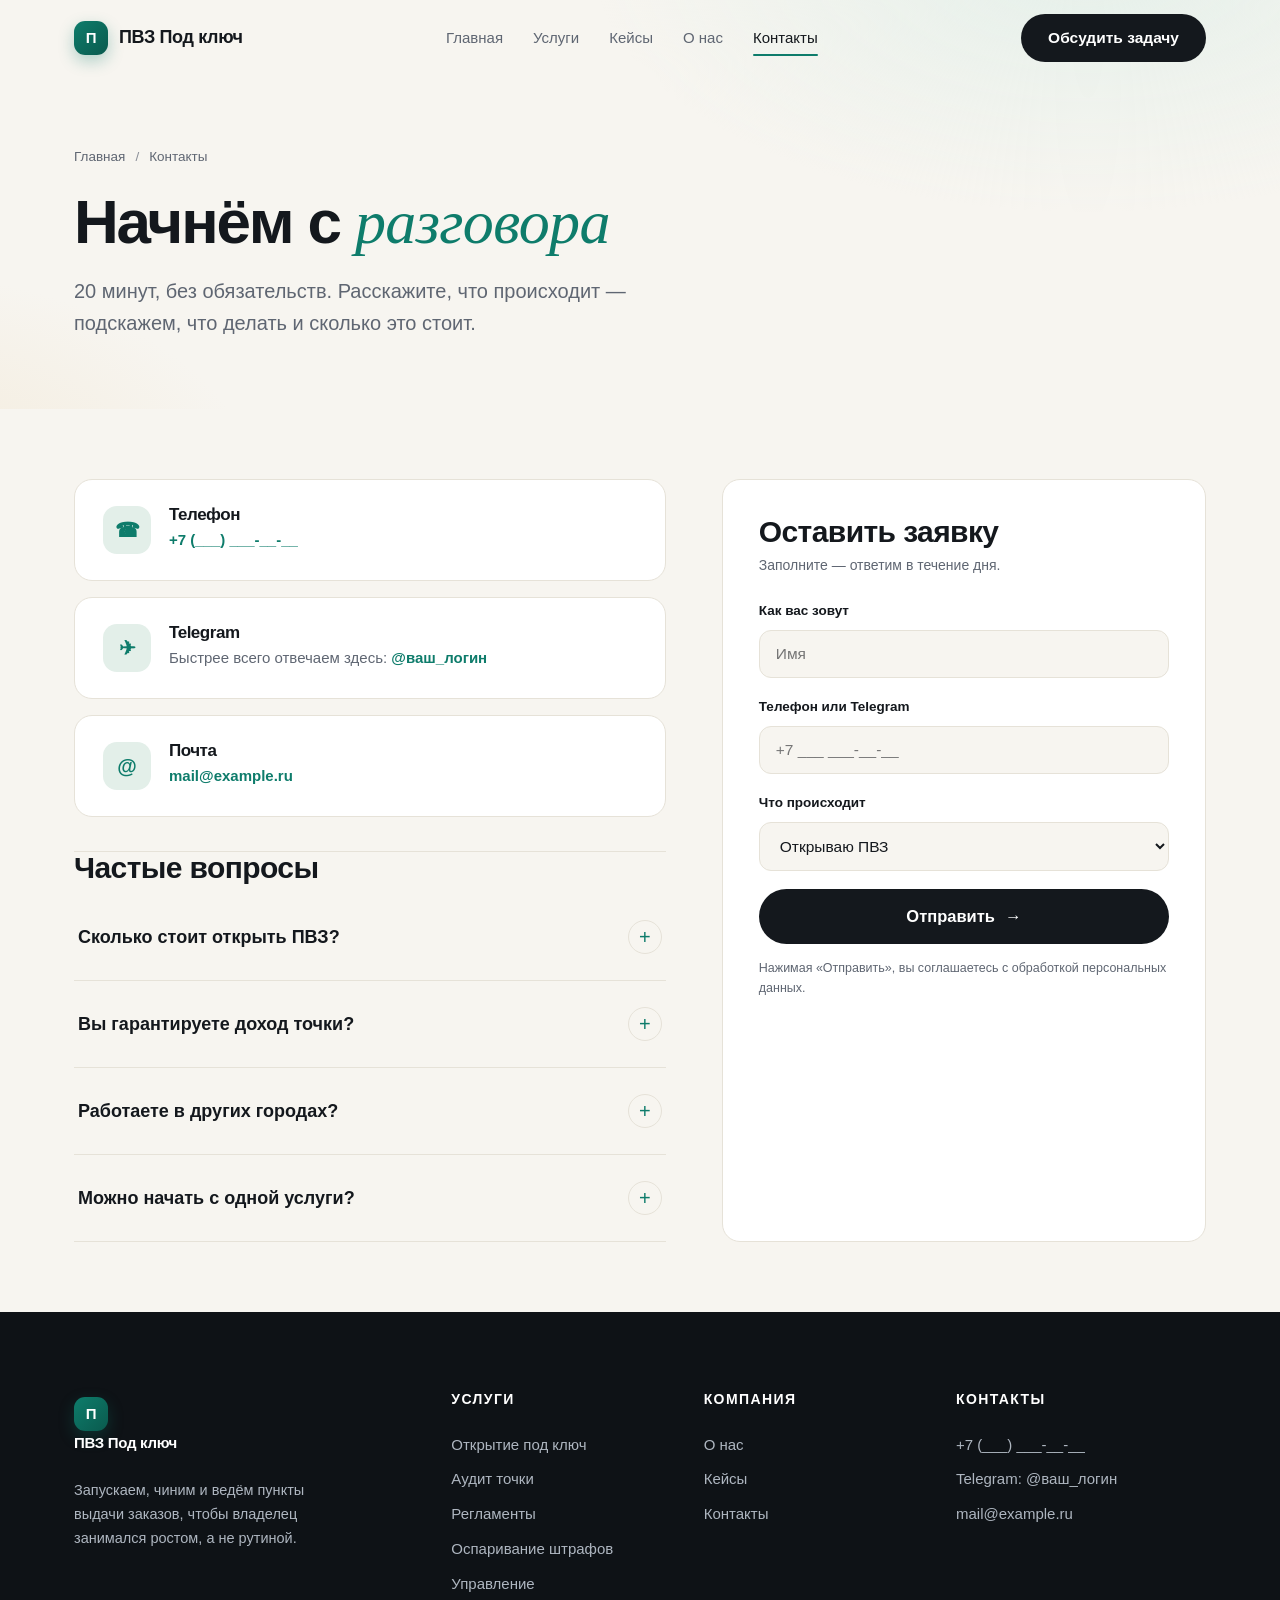
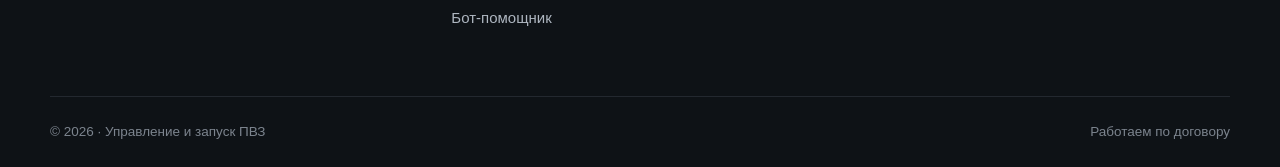
<file: contacts.html>
<!DOCTYPE html>
<html lang="ru">
<head>
<meta charset="utf-8">
<meta name="viewport" content="width=device-width, initial-scale=1">
<title>Контакты — ПВЗ Под ключ</title>
<meta name="description" content="Свяжитесь с нами: телефон, Telegram, почта. Бесплатный разбор задачи за 20 минут.">
<link rel="stylesheet" href="assets/css/style.css">
</head>
<body>

<header class="site-header">
  <div class="container nav">
    <a class="logo" href="index.html"><span class="logo-mark">П</span>ПВЗ Под ключ</a>
    <nav class="menu">
      <a href="index.html">Главная</a>
      <a href="services.html">Услуги</a>
      <a href="cases.html">Кейсы</a>
      <a href="about.html">О нас</a>
      <a href="contacts.html" class="active">Контакты</a>
    </nav>
    <div class="header-cta">
      <a class="btn btn-primary btn-sm" href="contacts.html">Обсудить задачу</a>
      <button class="burger" aria-label="Меню"><span></span></button>
    </div>
  </div>
</header>

<div class="mobile-menu">
  <a href="index.html"><span>01</span>Главная</a>
  <a href="services.html"><span>02</span>Услуги</a>
  <a href="cases.html"><span>03</span>Кейсы</a>
  <a href="about.html"><span>04</span>О нас</a>
  <a href="contacts.html"><span>05</span>Контакты</a>
</div>

<main>

  <section class="page-hero">
    <div class="container">
      <div class="crumb"><a href="index.html">Главная</a><span class="sep">/</span><span>Контакты</span></div>
      <h1 class="display" style="font-size:clamp(38px,5vw,62px)">Начнём с <em>разговора</em></h1>
      <p class="lead" style="margin-top:22px">20 минут, без обязательств. Расскажите, что происходит — подскажем, что делать и сколько это стоит.</p>
    </div>
  </section>

  <section class="section tight">
    <div class="container">
      <div class="contact-grid">

        <div>
          <div class="contact-card reveal">
            <div class="ico">☎</div>
            <div><h3>Телефон</h3><p><a href="tel:+70000000000">+7 (___) ___-__-__</a></p></div>
          </div>
          <div class="contact-card reveal d1">
            <div class="ico">✈</div>
            <div><h3>Telegram</h3><p>Быстрее всего отвечаем здесь: <a href="https://t.me/ваш_логин">@ваш_логин</a></p></div>
          </div>
          <div class="contact-card reveal d2">
            <div class="ico">@</div>
            <div><h3>Почта</h3><p><a href="mailto:mail@example.ru">mail@example.ru</a></p></div>
          </div>

          <div class="faq" style="margin-top:34px">
            <h3 class="h3" style="margin-bottom:10px">Частые вопросы</h3>
            <div class="faq-item">
              <button class="faq-q">Сколько стоит открыть ПВЗ?<span class="plus">+</span></button>
              <div class="faq-a"><p>Обычно 600 тыс. – 1,2 млн ₽: оборудование, ремонт, вывеска, депозит по аренде, расходники и фонд оплаты труда на старте. Точная смета — после осмотра помещения. Наша услуга отдельно, от 120 тыс.</p></div>
            </div>
            <div class="faq-item">
              <button class="faq-q">Вы гарантируете доход точки?<span class="plus">+</span></button>
              <div class="faq-a"><p>Нет, и никто не может. Гарантируем запуск в срок, по чек-листу и с обученной сменой. Оборот зависит от локации, спроса и маркетплейса.</p></div>
            </div>
            <div class="faq-item">
              <button class="faq-q">Работаете в других городах?<span class="plus">+</span></button>
              <div class="faq-a"><p>Да. Локацию и смету проверяем удалённо, монтаж — с местными подрядчиками по нашему чек-листу. Выезд на запуск обсуждается отдельно.</p></div>
            </div>
            <div class="faq-item">
              <button class="faq-q">Можно начать с одной услуги?<span class="plus">+</span></button>
              <div class="faq-a"><p>Да. Чаще всего начинают с аудита за 20 тыс., а по его результатам решают, нужен ли запуск или сопровождение.</p></div>
            </div>
          </div>
        </div>

        <div class="form reveal d2" data-form>
          <h3 class="h3" style="margin-bottom:6px">Оставить заявку</h3>
          <p class="small" style="margin-bottom:22px">Заполните — ответим в течение дня.</p>
          <div class="field">
            <label for="name">Как вас зовут</label>
            <input type="text" id="name" name="name" placeholder="Имя">
          </div>
          <div class="field">
            <label for="contact">Телефон или Telegram</label>
            <input type="text" id="contact" name="contact" placeholder="+7 ___ ___-__-__">
          </div>
          <div class="field">
            <label for="task">Что происходит</label>
            <select id="task" name="task">
              <option>Открываю ПВЗ</option>
              <option>Точка убыточная</option>
              <option>Нужен аудит</option>
              <option>Штрафы и недостачи</option>
              <option>Нужно управление</option>
              <option>Другое</option>
            </select>
          </div>
          <button class="btn btn-primary btn-lg" type="submit" style="width:100%;justify-content:center">Отправить <span class="arr">→</span></button>
          <p class="small" style="margin-top:14px;font-size:12.5px">Нажимая «Отправить», вы соглашаетесь с обработкой персональных данных.</p>
        </div>

      </div>
    </div>
  </section>

</main>

<footer class="site-footer">
  <div class="container footer-grid">
    <div class="footer-brand">
      <a class="logo" href="index.html" style="color:#fff"><span class="logo-mark">П</span>ПВЗ Под ключ</a>
      <p>Запускаем, чиним и ведём пункты выдачи заказов, чтобы владелец занимался ростом, а не рутиной.</p>
    </div>
    <div>
      <h4>Услуги</h4>
      <a href="services.html#launch">Открытие под ключ</a>
      <a href="services.html#audit">Аудит точки</a>
      <a href="services.html#reglamenty">Регламенты</a>
      <a href="services.html#shtrafy">Оспаривание штрафов</a>
      <a href="services.html#management">Управление</a>
      <a href="services.html#bot">Бот-помощник</a>
    </div>
    <div>
      <h4>Компания</h4>
      <a href="about.html">О нас</a>
      <a href="cases.html">Кейсы</a>
      <a href="contacts.html">Контакты</a>
    </div>
    <div>
      <h4>Контакты</h4>
      <div class="footer-contact">
        <a href="tel:+70000000000">+7 (___) ___-__-__</a>
        <a href="https://t.me/ваш_логин">Telegram: @ваш_логин</a>
        <a href="mailto:mail@example.ru">mail@example.ru</a>
      </div>
    </div>
  </div>
  <div class="container footer-bottom">
    <div>© 2026 · Управление и запуск ПВЗ</div>
    <div>Работаем по договору</div>
  </div>
</footer>

<button class="back-to-top" aria-label="Наверх">↑</button>

<script src="assets/js/main.js"></script>
</body>
</html>
</file>
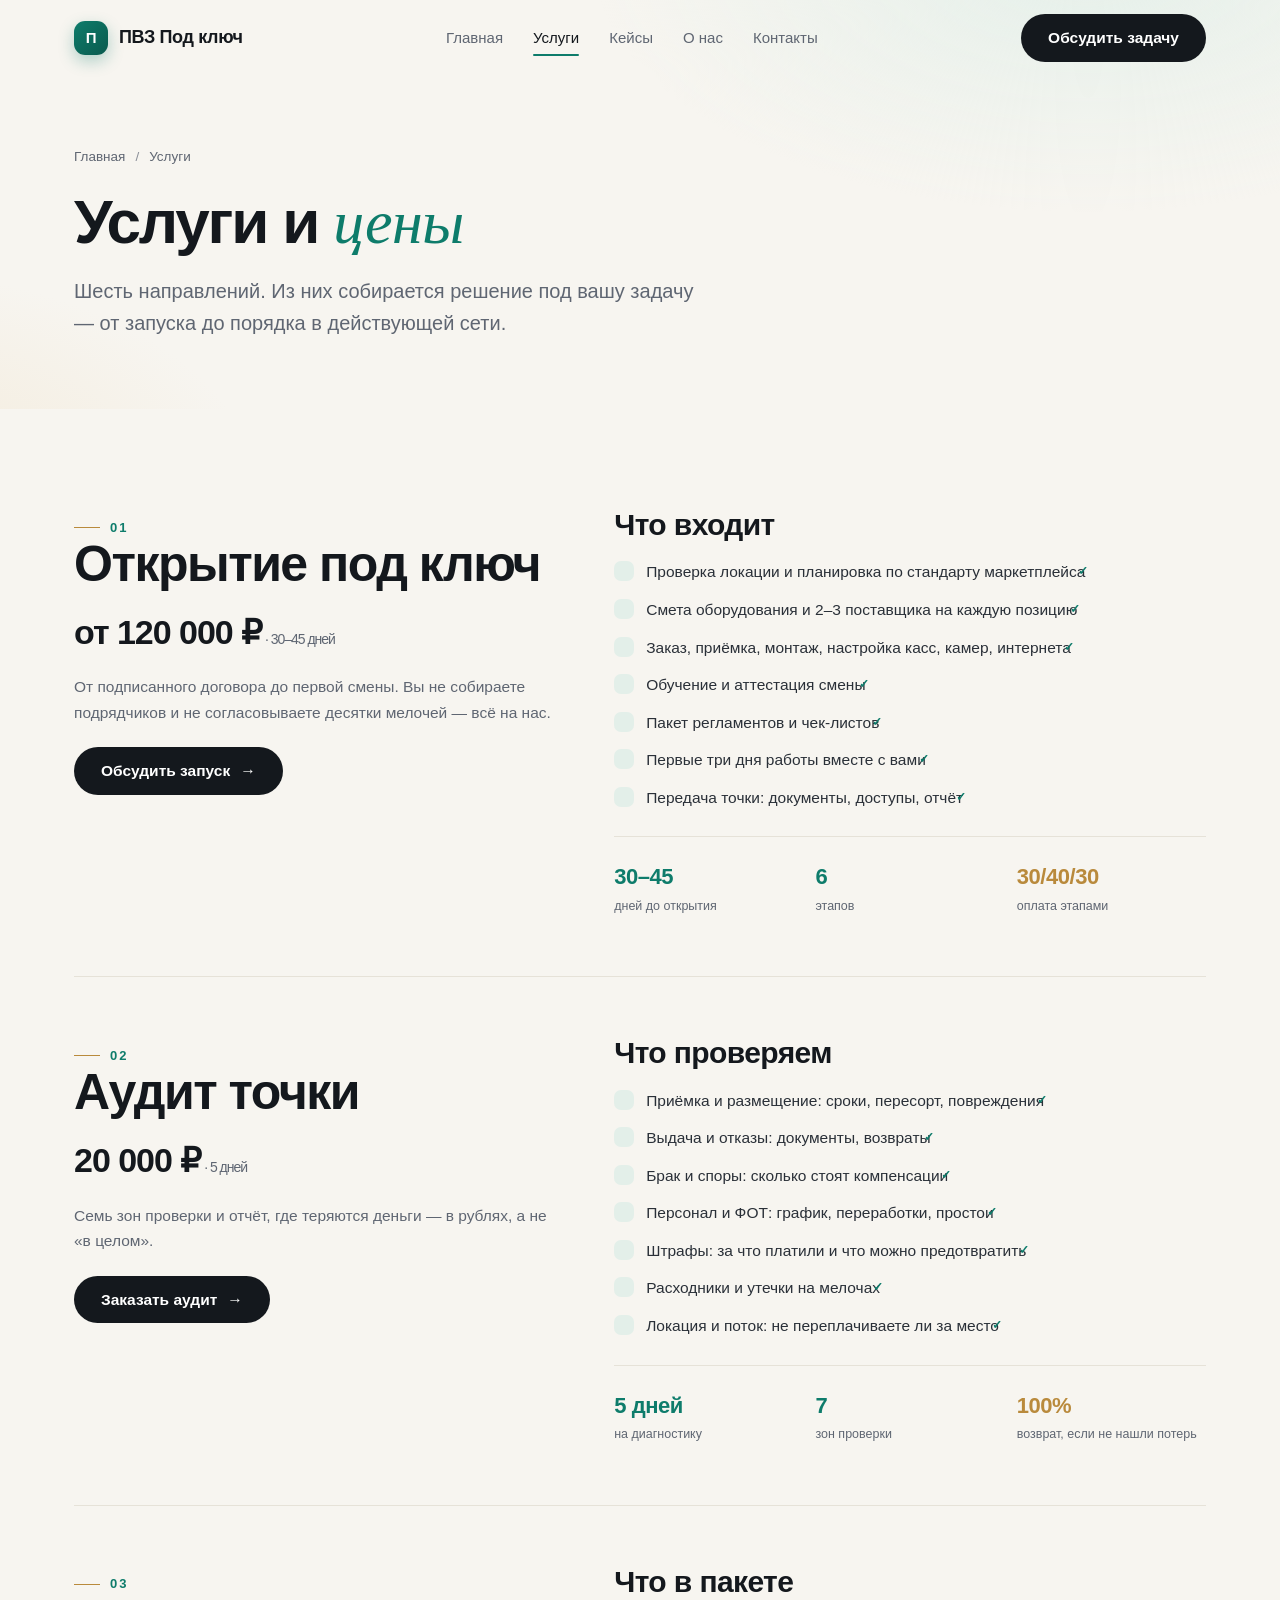
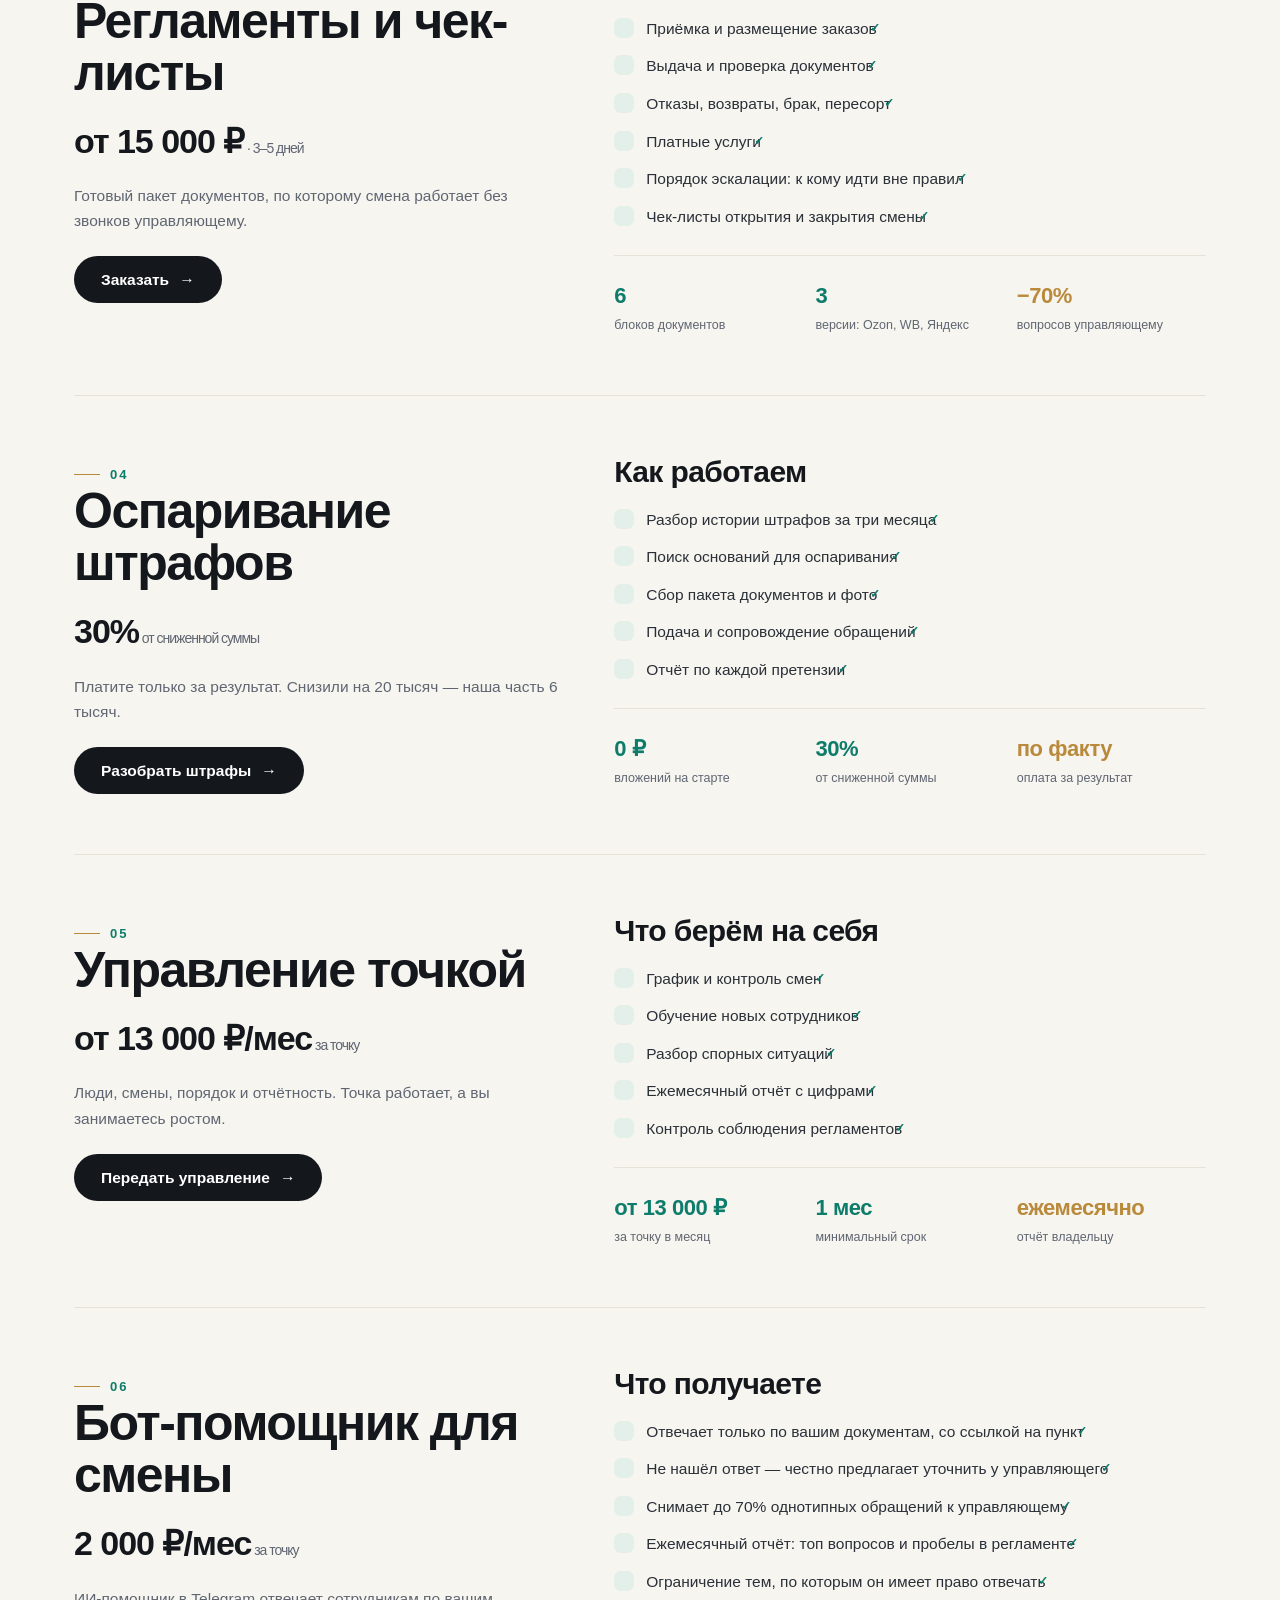
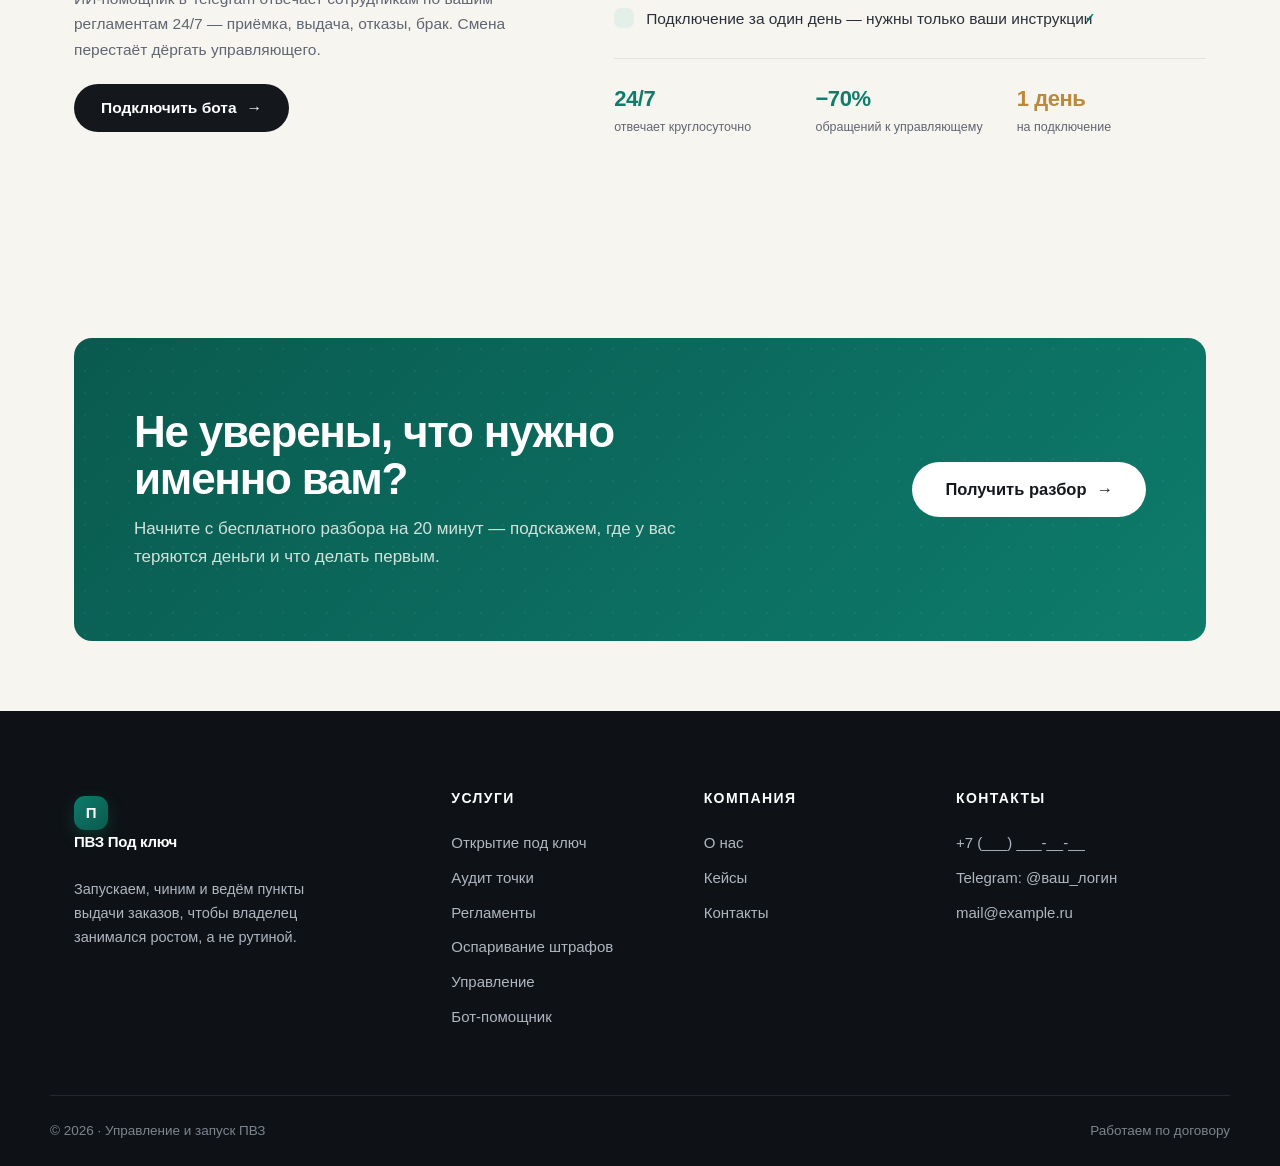
<file: services.html>
<!DOCTYPE html>
<html lang="ru">
<head>
<meta charset="utf-8">
<meta name="viewport" content="width=device-width, initial-scale=1">
<title>Услуги — ПВЗ Под ключ</title>
<meta name="description" content="Открытие ПВЗ под ключ, аудит, регламенты, оспаривание штрафов, управление и бот-помощник для смены. Цены, сроки, что входит.">
<link rel="stylesheet" href="assets/css/style.css">
</head>
<body>

<header class="site-header">
  <div class="container nav">
    <a class="logo" href="index.html"><span class="logo-mark">П</span>ПВЗ Под ключ</a>
    <nav class="menu">
      <a href="index.html">Главная</a>
      <a href="services.html" class="active">Услуги</a>
      <a href="cases.html">Кейсы</a>
      <a href="about.html">О нас</a>
      <a href="contacts.html">Контакты</a>
    </nav>
    <div class="header-cta">
      <a class="btn btn-primary btn-sm" href="contacts.html">Обсудить задачу</a>
      <button class="burger" aria-label="Меню"><span></span></button>
    </div>
  </div>
</header>

<div class="mobile-menu">
  <a href="index.html"><span>01</span>Главная</a>
  <a href="services.html"><span>02</span>Услуги</a>
  <a href="cases.html"><span>03</span>Кейсы</a>
  <a href="about.html"><span>04</span>О нас</a>
  <a href="contacts.html"><span>05</span>Контакты</a>
</div>

<main>

  <section class="page-hero">
    <div class="container">
      <div class="crumb"><a href="index.html">Главная</a><span class="sep">/</span><span>Услуги</span></div>
      <h1 class="display" style="font-size:clamp(38px,5vw,62px)">Услуги и <em>цены</em></h1>
      <p class="lead" style="margin-top:22px">Шесть направлений. Из них собирается решение под вашу задачу — от запуска до порядка в действующей сети.</p>
    </div>
  </section>

  <section class="section tight">
    <div class="container">

      <!-- launch -->
      <div class="svc-block" id="launch">
        <div class="svc-sticky reveal">
          <span class="eyebrow">01</span>
          <h2 class="h2">Открытие под ключ</h2>
          <div class="price">от 120 000 ₽<small> · 30–45 дней</small></div>
          <p class="tagline">От подписанного договора до первой смены. Вы не собираете подрядчиков и не согласовываете десятки мелочей — всё на нас.</p>
          <a class="btn btn-primary" href="contacts.html">Обсудить запуск <span class="arr">→</span></a>
        </div>
        <div class="reveal d1">
          <h3 class="h3" style="margin-bottom:18px">Что входит</h3>
          <ul class="checklist">
            <li>Проверка локации и планировка по стандарту маркетплейса</li>
            <li>Смета оборудования и 2–3 поставщика на каждую позицию</li>
            <li>Заказ, приёмка, монтаж, настройка касс, камер, интернета</li>
            <li>Обучение и аттестация смены</li>
            <li>Пакет регламентов и чек-листов</li>
            <li>Первые три дня работы вместе с вами</li>
            <li>Передача точки: документы, доступы, отчёт</li>
          </ul>
          <div class="case-nums" style="margin-top:26px">
            <div><div class="n">30–45</div><div class="t">дней до открытия</div></div>
            <div><div class="n">6</div><div class="t">этапов</div></div>
            <div><div class="n gold">30/40/30</div><div class="t">оплата этапами</div></div>
          </div>
        </div>
      </div>

      <!-- audit -->
      <div class="svc-block" id="audit">
        <div class="svc-sticky reveal">
          <span class="eyebrow">02</span>
          <h2 class="h2">Аудит точки</h2>
          <div class="price">20 000 ₽<small> · 5 дней</small></div>
          <p class="tagline">Семь зон проверки и отчёт, где теряются деньги — в рублях, а не «в целом».</p>
          <a class="btn btn-primary" href="contacts.html">Заказать аудит <span class="arr">→</span></a>
        </div>
        <div class="reveal d1">
          <h3 class="h3" style="margin-bottom:18px">Что проверяем</h3>
          <ul class="checklist">
            <li>Приёмка и размещение: сроки, пересорт, повреждения</li>
            <li>Выдача и отказы: документы, возвраты</li>
            <li>Брак и споры: сколько стоят компенсации</li>
            <li>Персонал и ФОТ: график, переработки, простои</li>
            <li>Штрафы: за что платили и что можно предотвратить</li>
            <li>Расходники и утечки на мелочах</li>
            <li>Локация и поток: не переплачиваете ли за место</li>
          </ul>
          <div class="case-nums" style="margin-top:26px">
            <div><div class="n">5 дней</div><div class="t">на диагностику</div></div>
            <div><div class="n">7</div><div class="t">зон проверки</div></div>
            <div><div class="n gold">100%</div><div class="t">возврат, если не нашли потерь</div></div>
          </div>
        </div>
      </div>

      <!-- reglamenty -->
      <div class="svc-block" id="reglamenty">
        <div class="svc-sticky reveal">
          <span class="eyebrow">03</span>
          <h2 class="h2">Регламенты и чек-листы</h2>
          <div class="price">от 15 000 ₽<small> · 3–5 дней</small></div>
          <p class="tagline">Готовый пакет документов, по которому смена работает без звонков управляющему.</p>
          <a class="btn btn-primary" href="contacts.html">Заказать <span class="arr">→</span></a>
        </div>
        <div class="reveal d1">
          <h3 class="h3" style="margin-bottom:18px">Что в пакете</h3>
          <ul class="checklist">
            <li>Приёмка и размещение заказов</li>
            <li>Выдача и проверка документов</li>
            <li>Отказы, возвраты, брак, пересорт</li>
            <li>Платные услуги</li>
            <li>Порядок эскалации: к кому идти вне правил</li>
            <li>Чек-листы открытия и закрытия смены</li>
          </ul>
          <div class="case-nums" style="margin-top:26px">
            <div><div class="n">6</div><div class="t">блоков документов</div></div>
            <div><div class="n">3</div><div class="t">версии: Ozon, WB, Яндекс</div></div>
            <div><div class="n gold">−70%</div><div class="t">вопросов управляющему</div></div>
          </div>
        </div>
      </div>

      <!-- shtrafy -->
      <div class="svc-block" id="shtrafy">
        <div class="svc-sticky reveal">
          <span class="eyebrow">04</span>
          <h2 class="h2">Оспаривание штрафов</h2>
          <div class="price">30%<small> от сниженной суммы</small></div>
          <p class="tagline">Платите только за результат. Снизили на 20 тысяч — наша часть 6 тысяч.</p>
          <a class="btn btn-primary" href="contacts.html">Разобрать штрафы <span class="arr">→</span></a>
        </div>
        <div class="reveal d1">
          <h3 class="h3" style="margin-bottom:18px">Как работаем</h3>
          <ul class="checklist">
            <li>Разбор истории штрафов за три месяца</li>
            <li>Поиск оснований для оспаривания</li>
            <li>Сбор пакета документов и фото</li>
            <li>Подача и сопровождение обращений</li>
            <li>Отчёт по каждой претензии</li>
          </ul>
          <div class="case-nums" style="margin-top:26px">
            <div><div class="n">0 ₽</div><div class="t">вложений на старте</div></div>
            <div><div class="n">30%</div><div class="t">от сниженной суммы</div></div>
            <div><div class="n gold">по факту</div><div class="t">оплата за результат</div></div>
          </div>
        </div>
      </div>

      <!-- management -->
      <div class="svc-block" id="management">
        <div class="svc-sticky reveal">
          <span class="eyebrow">05</span>
          <h2 class="h2">Управление точкой</h2>
          <div class="price">от 13 000 ₽/мес<small> за точку</small></div>
          <p class="tagline">Люди, смены, порядок и отчётность. Точка работает, а вы занимаетесь ростом.</p>
          <a class="btn btn-primary" href="contacts.html">Передать управление <span class="arr">→</span></a>
        </div>
        <div class="reveal d1">
          <h3 class="h3" style="margin-bottom:18px">Что берём на себя</h3>
          <ul class="checklist">
            <li>График и контроль смен</li>
            <li>Обучение новых сотрудников</li>
            <li>Разбор спорных ситуаций</li>
            <li>Ежемесячный отчёт с цифрами</li>
            <li>Контроль соблюдения регламентов</li>
          </ul>
          <div class="case-nums" style="margin-top:26px">
            <div><div class="n">от 13 000 ₽</div><div class="t">за точку в месяц</div></div>
            <div><div class="n">1 мес</div><div class="t">минимальный срок</div></div>
            <div><div class="n gold">ежемесячно</div><div class="t">отчёт владельцу</div></div>
          </div>
        </div>
      </div>

      <!-- bot -->
      <div class="svc-block" id="bot">
        <div class="svc-sticky reveal">
          <span class="eyebrow">06</span>
          <h2 class="h2">Бот-помощник для смены</h2>
          <div class="price">2 000 ₽/мес<small> за точку</small></div>
          <p class="tagline">ИИ-помощник в Telegram отвечает сотрудникам по вашим регламентам 24/7 — приёмка, выдача, отказы, брак. Смена перестаёт дёргать управляющего.</p>
          <a class="btn btn-primary" href="contacts.html">Подключить бота <span class="arr">→</span></a>
        </div>
        <div class="reveal d1">
          <h3 class="h3" style="margin-bottom:18px">Что получаете</h3>
          <ul class="checklist">
            <li>Отвечает только по вашим документам, со ссылкой на пункт</li>
            <li>Не нашёл ответ — честно предлагает уточнить у управляющего</li>
            <li>Снимает до 70% однотипных обращений к управляющему</li>
            <li>Ежемесячный отчёт: топ вопросов и пробелы в регламенте</li>
            <li>Ограничение тем, по которым он имеет право отвечать</li>
            <li>Подключение за один день — нужны только ваши инструкции</li>
          </ul>
          <div class="case-nums" style="margin-top:26px">
            <div><div class="n">24/7</div><div class="t">отвечает круглосуточно</div></div>
            <div><div class="n">−70%</div><div class="t">обращений к управляющему</div></div>
            <div><div class="n gold">1 день</div><div class="t">на подключение</div></div>
          </div>
        </div>
      </div>

    </div>
  </section>

  <!-- CTA -->
  <section class="section tight">
    <div class="container">
      <div class="cta-band reveal">
        <div class="inner">
          <div>
            <h2>Не уверены, что нужно именно вам?</h2>
            <p>Начните с бесплатного разбора на 20 минут — подскажем, где у вас теряются деньги и что делать первым.</p>
          </div>
          <div class="btns">
            <a class="btn btn-light btn-lg" href="contacts.html">Получить разбор <span class="arr">→</span></a>
          </div>
        </div>
      </div>
    </div>
  </section>

</main>

<footer class="site-footer">
  <div class="container footer-grid">
    <div class="footer-brand">
      <a class="logo" href="index.html" style="color:#fff"><span class="logo-mark">П</span>ПВЗ Под ключ</a>
      <p>Запускаем, чиним и ведём пункты выдачи заказов, чтобы владелец занимался ростом, а не рутиной.</p>
    </div>
    <div>
      <h4>Услуги</h4>
      <a href="services.html#launch">Открытие под ключ</a>
      <a href="services.html#audit">Аудит точки</a>
      <a href="services.html#reglamenty">Регламенты</a>
      <a href="services.html#shtrafy">Оспаривание штрафов</a>
      <a href="services.html#management">Управление</a>
      <a href="services.html#bot">Бот-помощник</a>
    </div>
    <div>
      <h4>Компания</h4>
      <a href="about.html">О нас</a>
      <a href="cases.html">Кейсы</a>
      <a href="contacts.html">Контакты</a>
    </div>
    <div>
      <h4>Контакты</h4>
      <div class="footer-contact">
        <a href="tel:+70000000000">+7 (___) ___-__-__</a>
        <a href="https://t.me/ваш_логин">Telegram: @ваш_логин</a>
        <a href="mailto:mail@example.ru">mail@example.ru</a>
      </div>
    </div>
  </div>
  <div class="container footer-bottom">
    <div>© 2026 · Управление и запуск ПВЗ</div>
    <div>Работаем по договору</div>
  </div>
</footer>

<button class="back-to-top" aria-label="Наверх">↑</button>

<script src="assets/js/main.js"></script>
</body>
</html>
</file>
<file: assets/css/style.css>
/* ==========================================================================
   ПВЗ Под ключ — design system
   ========================================================================== */

:root{
  /* palette */
  --paper:#f7f5f0;
  --paper-2:#efece4;
  --ink:#14181d;
  --ink-soft:#2a3038;
  --muted:#5f6672;
  --muted-2:#8a8f98;
  --line:#e6e2d8;
  --line-dark:#23282f;
  --teal:#0e7c6b;
  --teal-dark:#0a5a4e;
  --teal-soft:#e3efe9;
  --gold:#b98a3c;
  --gold-soft:#f3e9d4;
  --cream-dark:#0e1216;
  --cream-dark-2:#151a20;
  --white:#ffffff;

  /* typography */
  --font-sans:-apple-system,BlinkMacSystemFont,"Segoe UI",Roboto,"Helvetica Neue",Arial,sans-serif;
  --font-display:"Segoe UI",-apple-system,BlinkMacSystemFont,Roboto,Arial,sans-serif;
  --font-serif:Georgia,"Times New Roman",serif;

  /* layout */
  --container:1180px;
  --gutter:24px;
  --radius:18px;
  --radius-sm:12px;
  --header-h:76px;

  /* motion */
  --ease:cubic-bezier(.22,.61,.36,1);
  --ease-out:cubic-bezier(.16,1,.3,1);
  --dur:.7s;
}

*{box-sizing:border-box}
html{scroll-behavior:smooth;-webkit-text-size-adjust:100%}
body{
  margin:0;
  background:var(--paper);
  color:var(--ink);
  font-family:var(--font-sans);
  font-size:17px;
  line-height:1.65;
  -webkit-font-smoothing:antialiased;
  text-rendering:optimizeLegibility;
  overflow-x:hidden;
}
h1,h2,h3,h4{color:var(--ink);line-height:1.08;letter-spacing:-.028em;font-weight:700;margin:0;font-family:var(--font-display)}
p{margin:0}
a{color:inherit;text-decoration:none}
img{max-width:100%;display:block}
::selection{background:var(--teal);color:#fff}

.container{max-width:var(--container);margin:0 auto;padding:0 var(--gutter)}

/* ---------- reveal on scroll ---------- */
.reveal{opacity:0;transform:translateY(28px);transition:opacity .9s var(--ease-out),transform .9s var(--ease-out)}
.reveal.in{opacity:1;transform:none}
.reveal.d1{transition-delay:.08s}.reveal.d2{transition-delay:.16s}.reveal.d3{transition-delay:.24s}
.reveal.d4{transition-delay:.32s}.reveal.d5{transition-delay:.4s}

@media (prefers-reduced-motion:reduce){
  *{animation-duration:.001s!important;transition-duration:.001s!important}
  .reveal{opacity:1;transform:none}
}

/* ---------- typography helpers ---------- */
.eyebrow{
  display:inline-flex;align-items:center;gap:10px;
  font-size:13px;font-weight:700;letter-spacing:.16em;text-transform:uppercase;
  color:var(--teal);
}
.eyebrow::before{content:"";width:26px;height:1px;background:var(--gold)}
.eyebrow.center::after{content:"";width:26px;height:1px;background:var(--gold)}
.eyebrow.center::before{content:"";width:26px;height:1px;background:var(--gold)}
.display{font-size:clamp(40px,6vw,72px);letter-spacing:-.035em;font-weight:800;line-height:.98}
.display em{font-style:italic;font-family:var(--font-serif);font-weight:400;letter-spacing:-.01em;color:var(--teal)}
.h2{font-size:clamp(30px,4vw,50px);letter-spacing:-.03em;font-weight:800;line-height:1.04}
.h3{font-size:clamp(22px,2.6vw,30px);letter-spacing:-.02em}
.lead{font-size:clamp(17px,1.6vw,20px);color:var(--muted);line-height:1.6;max-width:620px}
.small{font-size:14px;color:var(--muted)}

/* ---------- buttons ---------- */
.btn{
  --pad:15px 26px;
  position:relative;display:inline-flex;align-items:center;gap:10px;
  font-family:var(--font-sans);font-weight:600;font-size:15.5px;line-height:1;
  padding:var(--pad);border-radius:999px;border:1px solid transparent;cursor:pointer;
  transition:transform .35s var(--ease),box-shadow .35s var(--ease),background .3s,color .3s,border-color .3s;
  white-space:nowrap;
}
.btn .arr{display:inline-block;transition:transform .35s var(--ease)}
.btn:hover .arr{transform:translateX(4px)}
.btn-primary{background:var(--ink);color:#fff}
.btn-primary:hover{background:#000;transform:translateY(-2px);box-shadow:0 14px 34px rgba(20,24,29,.22)}
.btn-teal{background:var(--teal);color:#fff}
.btn-teal:hover{background:var(--teal-dark);transform:translateY(-2px);box-shadow:0 14px 34px rgba(14,124,107,.28)}
.btn-gold{background:var(--gold);color:#fff}
.btn-gold:hover{background:#a6792f;transform:translateY(-2px);box-shadow:0 14px 34px rgba(185,138,60,.3)}
.btn-ghost{background:transparent;color:var(--ink);border-color:var(--line)}
.btn-ghost:hover{border-color:var(--ink);transform:translateY(-2px)}
.btn-light{background:#fff;color:var(--ink)}
.btn-light:hover{transform:translateY(-2px);box-shadow:0 14px 34px rgba(0,0,0,.25)}
.btn-outline-light{background:transparent;color:#fff;border-color:rgba(255,255,255,.28)}
.btn-outline-light:hover{border-color:#fff}
.btn-lg{--pad:18px 32px;font-size:16.5px}

/* ---------- header ---------- */
.site-header{
  position:fixed;top:0;left:0;right:0;z-index:100;
  transition:background .4s,box-shadow .4s,border-color .4s,backdrop-filter .4s;
  border-bottom:1px solid transparent;
}
.site-header.scrolled{
  background:rgba(247,245,240,.82);
  backdrop-filter:saturate(180%) blur(18px);
  border-color:var(--line);
  box-shadow:0 1px 0 rgba(20,24,29,.04);
}
.nav{height:var(--header-h);display:flex;align-items:center;justify-content:space-between;gap:24px}
.logo{display:flex;align-items:center;gap:11px;font-weight:800;font-size:18px;letter-spacing:-.02em;color:var(--ink)}
.logo-mark{
  width:34px;height:34px;border-radius:11px;flex:0 0 34px;
  background:linear-gradient(135deg,var(--teal),#0a5a4e);
  display:grid;place-items:center;color:#fff;font-size:15px;font-weight:800;
  box-shadow:0 6px 16px rgba(14,124,107,.3);
}
.menu{display:flex;align-items:center;gap:30px}
.menu a{
  font-size:15px;font-weight:500;color:var(--muted);position:relative;padding:6px 0;
  transition:color .3s;
}
.menu a::after{
  content:"";position:absolute;left:0;bottom:0;height:2px;width:0;background:var(--teal);
  transition:width .35s var(--ease);border-radius:2px;
}
.menu a:hover{color:var(--ink)}
.menu a:hover::after{width:100%}
.menu a.active{color:var(--ink)}
.menu a.active::after{width:100%}
.header-cta{display:flex;align-items:center;gap:14px}
.burger{display:none;background:none;border:0;cursor:pointer;width:42px;height:42px;border-radius:12px;place-items:center}
.burger span,.burger span::before,.burger span::after{
  content:"";display:block;width:22px;height:2px;background:var(--ink);border-radius:2px;transition:.35s var(--ease);position:relative;
}
.burger span::before{position:absolute;top:-7px;left:0}
.burger span::after{position:absolute;top:7px;left:0}
.burger.open span{background:transparent}
.burger.open span::before{transform:rotate(45deg);top:0}
.burger.open span::after{transform:rotate(-45deg);top:0}

.mobile-menu{
  position:fixed;inset:0;z-index:99;background:var(--paper);
  display:flex;flex-direction:column;justify-content:center;gap:8px;
  padding:0 32px;transform:translateY(-100%);transition:transform .5s var(--ease-out);
}
.mobile-menu.open{transform:none}
.mobile-menu a{font-size:34px;font-weight:700;letter-spacing:-.02em;padding:10px 0;border-bottom:1px solid var(--line)}
.mobile-menu a span{color:var(--teal);font-size:14px;font-weight:600;margin-right:14px;letter-spacing:.08em}

@media(max-width:920px){
  .menu,.header-cta .btn{display:none}
  .burger{display:grid}
}

/* ---------- sections ---------- */
.section{padding:110px 0;position:relative}
.section.tight{padding:70px 0}
.section-head{max-width:720px;margin-bottom:56px}
.section-head.center{margin-left:auto;margin-right:auto;text-align:center}
.section-head.center .lead{margin-left:auto;margin-right:auto}
.section-head .eyebrow{margin-bottom:18px}
.section-head h2{margin-bottom:20px}
.section-head .lead{margin-top:0}

/* ---------- hero (home) ---------- */
.hero{
  position:relative;min-height:100vh;display:flex;align-items:center;
  padding:calc(var(--header-h) + 60px) 0 90px;
  overflow:hidden;
  background:radial-gradient(1100px 600px at 78% -10%,#e5f0ea 0%,transparent 55%),
             radial-gradient(900px 500px at -8% 110%,#f3ead9 0%,transparent 55%);
}
.hero::before{
  content:"";position:absolute;inset:0;opacity:.5;
  background-image:radial-gradient(rgba(20,24,29,.07) 1px,transparent 1px);
  background-size:26px 26px;mask-image:radial-gradient(700px 500px at 70% 30%,#000,transparent);
}
.hero-grid{display:grid;grid-template-columns:1.05fr .95fr;gap:56px;align-items:center;position:relative}
.hero-copy{position:relative;z-index:2}
.hero-copy .eyebrow{margin-bottom:22px}
.hero-copy .display{margin-bottom:26px}
.hero-copy .lead{margin-bottom:34px;font-size:19px}
.hero-actions{display:flex;gap:14px;flex-wrap:wrap}
.hero-meta{display:flex;gap:34px;margin-top:44px;flex-wrap:wrap}
.hero-meta .m{display:flex;flex-direction:column}
.hero-meta .v{font-size:26px;font-weight:800;letter-spacing:-.03em}
.hero-meta .v em{font-style:normal;color:var(--teal)}
.hero-meta .t{font-size:13px;color:var(--muted);margin-top:2px}

.hero-visual{position:relative;z-index:2}
.orbit{
  position:relative;width:min(460px,100%);aspect-ratio:1;margin:0 auto;
  display:grid;place-items:center;
}
.orbit .ring{position:absolute;inset:0;border-radius:50%;border:1px solid rgba(20,24,29,.1);animation:spin 40s linear infinite}
.orbit .ring.r2{inset:12%;border-style:dashed;animation-direction:reverse;animation-duration:60s}
.orbit .ring.r3{inset:28%;border-color:rgba(14,124,107,.25)}
.card-hero{
  position:relative;z-index:3;width:78%;aspect-ratio:1;border-radius:28%;
  background:linear-gradient(150deg,var(--teal),var(--teal-dark));
  display:flex;flex-direction:column;align-items:center;justify-content:center;gap:6px;
  color:#fff;box-shadow:0 40px 80px -24px rgba(14,124,107,.5);
  animation:float 7s ease-in-out infinite;
  overflow:hidden;
}
.card-hero::before{content:"";position:absolute;inset:0;background:radial-gradient(400px 300px at 20% 0%,rgba(255,255,255,.18),transparent 60%)}
.card-hero .big{font-size:clamp(34px,5vw,54px);font-weight:800;letter-spacing:-.03em}
.card-hero .lbl{font-size:13px;letter-spacing:.16em;text-transform:uppercase;opacity:.8}
.chip{
  position:absolute;z-index:4;background:#fff;border:1px solid var(--line);
  border-radius:14px;padding:12px 16px;font-size:13.5px;font-weight:600;
  box-shadow:0 20px 44px -18px rgba(20,24,29,.28);
  display:flex;align-items:center;gap:10px;animation:float 6s ease-in-out infinite;
}
.chip b{display:block;font-size:15px}
.chip span{display:block;color:var(--muted);font-size:12px;font-weight:500}
.chip .dot{width:34px;height:34px;border-radius:10px;display:grid;place-items:center;font-size:16px}
.chip.c1{top:6%;right:2%;animation-delay:-1.2s}
.chip.c2{bottom:10%;left:0;animation-delay:-2.6s}
.chip.c3{top:44%;left:-4%;animation-delay:-4s}

@keyframes spin{to{transform:rotate(360deg)}}
@keyframes float{0%,100%{transform:translateY(0)}50%{transform:translateY(-14px)}}

@media(max-width:920px){
  .hero{padding-top:calc(var(--header-h) + 30px)}
  .hero-grid{grid-template-columns:1fr;gap:40px}
  .hero-visual{order:-1}
  .orbit{width:min(340px,86%)}
}

/* ---------- marquee ---------- */
.marquee{overflow:hidden;border-top:1px solid var(--line);border-bottom:1px solid var(--line);padding:22px 0;background:var(--paper)}
.marquee-track{display:flex;gap:56px;width:max-content;animation:marquee 30s linear infinite}
.marquee-track span{
  display:flex;align-items:center;gap:14px;font-size:16px;font-weight:600;color:var(--muted);
  text-transform:uppercase;letter-spacing:.08em;white-space:nowrap;
}
.marquee-track i{width:7px;height:7px;border-radius:50%;background:var(--gold);flex:0 0 7px}
@keyframes marquee{to{transform:translateX(-50%)}}

/* ---------- cards / services ---------- */
.grid{display:grid;gap:22px}
.g2{grid-template-columns:repeat(2,1fr)}
.g3{grid-template-columns:repeat(3,1fr)}
.g4{grid-template-columns:repeat(4,1fr)}
@media(max-width:920px){.g2,.g3,.g4{grid-template-columns:1fr}}
@media(min-width:600px) and (max-width:920px){.g3{grid-template-columns:repeat(2,1fr)}}

.service-card{
  position:relative;background:#fff;border:1px solid var(--line);border-radius:var(--radius);
  padding:32px 30px;overflow:hidden;display:flex;flex-direction:column;
  transition:transform .5s var(--ease),box-shadow .5s var(--ease),border-color .5s;
}
.service-card::before{
  content:"";position:absolute;left:0;top:0;right:0;height:3px;background:linear-gradient(90deg,var(--teal),var(--gold));
  transform:scaleX(0);transform-origin:left;transition:transform .5s var(--ease);
}
.service-card:hover{transform:translateY(-8px);box-shadow:0 30px 60px -30px rgba(20,24,29,.25);border-color:transparent}
.service-card:hover::before{transform:scaleX(1)}
.service-card .num{font-size:13px;font-weight:700;letter-spacing:.12em;color:var(--muted-2);margin-bottom:16px}
.service-card h3{font-size:22px;margin-bottom:12px}
.service-card p{color:var(--muted);font-size:15.5px;margin-bottom:22px;flex:1}
.service-card .price{font-size:24px;font-weight:800;letter-spacing:-.02em;color:var(--ink)}
.service-card .price small{display:block;font-size:13px;font-weight:500;color:var(--muted);letter-spacing:0;margin-top:2px}
.service-card .link{display:inline-flex;align-items:center;gap:8px;font-weight:600;font-size:14.5px;color:var(--teal);margin-top:18px}
.service-card .link .arr{transition:transform .3s var(--ease)}
.service-card:hover .link .arr{transform:translateX(5px)}

/* ---------- steps ---------- */
.steps{display:grid;gap:22px;counter-reset:step}
.g4.steps{grid-template-columns:repeat(4,1fr)}
@media(max-width:920px){.g4.steps{grid-template-columns:1fr}}
.step{
  position:relative;background:#fff;border:1px solid var(--line);border-radius:var(--radius);
  padding:34px 30px;overflow:hidden;
}
.step::after{
  content:counter(step,decimal-leading-zero);counter-increment:step;
  position:absolute;right:20px;top:14px;font-size:64px;font-weight:800;letter-spacing:-.04em;
  color:var(--paper-2);line-height:1;z-index:0;
}
.step h3{font-size:19px;margin:14px 0 10px;position:relative;z-index:1}
.step p{color:var(--muted);font-size:14.5px;position:relative;z-index:1}
.step .ico{width:44px;height:44px;border-radius:13px;background:var(--teal-soft);display:grid;place-items:center;font-size:19px;font-weight:800;color:var(--teal)}

/* ---------- stat band ---------- */
.stat-band{background:var(--cream-dark);color:#fff;border-radius:var(--radius);padding:60px 50px;position:relative;overflow:hidden}
.stat-band::before{content:"";position:absolute;inset:0;background:radial-gradient(600px 300px at 85% 0%,rgba(14,124,107,.35),transparent 60%)}
.stat-grid{display:grid;grid-template-columns:repeat(4,1fr);gap:30px;position:relative;z-index:1}
@media(max-width:920px){.stat-grid{grid-template-columns:repeat(2,1fr)}}
.stat .v{font-size:clamp(38px,4.5vw,56px);font-weight:800;letter-spacing:-.04em;line-height:1}
.stat .v em{font-style:normal;color:var(--gold)}
.stat .t{color:#9aa3ad;font-size:14px;margin-top:8px;max-width:200px}

/* ---------- feature list ---------- */
.features{display:grid;gap:18px}
.feature{display:flex;gap:18px;align-items:flex-start;padding:26px 28px;background:#fff;border:1px solid var(--line);border-radius:var(--radius)}
.feature .ico{flex:0 0 46px;height:46px;border-radius:14px;background:var(--gold-soft);color:var(--gold);display:grid;place-items:center;font-size:20px;font-weight:800}
.feature h3{font-size:18px;margin-bottom:6px}
.feature p{color:var(--muted);font-size:15px}

/* ---------- CTA band ---------- */
.cta-band{
  position:relative;border-radius:var(--radius);padding:70px 60px;color:#fff;overflow:hidden;
  background:linear-gradient(135deg,var(--teal-dark),#0b6b5e 50%,var(--teal));
}
.cta-band::before{content:"";position:absolute;inset:0;background-image:radial-gradient(rgba(255,255,255,.12) 1px,transparent 1px);background-size:22px 22px;opacity:.4}
.cta-band .inner{position:relative;z-index:1;display:flex;align-items:center;justify-content:space-between;gap:40px;flex-wrap:wrap}
.cta-band h2{color:#fff;font-size:clamp(28px,3.6vw,44px);max-width:640px}
.cta-band p{color:#cfe3dd;font-size:17px;margin-top:12px;max-width:560px}
.cta-band .btns{display:flex;gap:14px;flex-wrap:wrap}

/* ---------- footer ---------- */
.site-footer{background:var(--cream-dark);color:#aeb6c0;padding:80px 0 0}
.footer-grid{display:grid;grid-template-columns:1.6fr 1fr 1fr 1.2fr;gap:44px;padding-bottom:60px}
@media(max-width:920px){.footer-grid{grid-template-columns:1fr 1fr}}
.footer-grid h4{color:#fff;font-size:14px;letter-spacing:.1em;text-transform:uppercase;margin-bottom:20px}
.footer-grid a{display:block;color:#aeb6c0;padding:5px 0;font-size:15px;transition:color .3s}
.footer-grid a:hover{color:#fff}
.footer-brand{max-width:280px}
.footer-brand p{font-size:14.5px;margin-top:18px}
.footer-contact a{display:flex;gap:10px;align-items:center}
.footer-bottom{border-top:1px solid var(--line-dark);padding:24px 0;display:flex;justify-content:space-between;gap:16px;flex-wrap:wrap;font-size:13.5px;color:#7c848e}

/* ---------- page hero (inner pages) ---------- */
.page-hero{
  position:relative;padding:calc(var(--header-h) + 70px) 0 70px;overflow:hidden;
  background:radial-gradient(900px 460px at 85% -10%,#e5f0ea 0%,transparent 55%),
             radial-gradient(700px 400px at -10% 120%,#f3ead9 0%,transparent 55%);
}
.crumb{display:flex;gap:10px;align-items:center;font-size:13.5px;color:var(--muted);margin-bottom:24px}
.crumb a{color:var(--muted)}
.crumb a:hover{color:var(--teal)}
.crumb .sep{color:var(--muted-2)}
.page-hero h1{font-size:clamp(38px,5.4vw,66px);max-width:820px}
.page-hero .lead{margin-top:22px}

/* ---------- service detail (services page) ---------- */
.svc-block{display:grid;grid-template-columns:.9fr 1.1fr;gap:56px;padding:60px 0;border-top:1px solid var(--line);align-items:start}
@media(max-width:920px){.svc-block{grid-template-columns:1fr;gap:28px}}
.svc-block:first-of-type{border-top:0;padding-top:30px}
.svc-sticky{position:sticky;top:calc(var(--header-h) + 30px)}
.svc-sticky .price{font-size:34px;font-weight:800;letter-spacing:-.03em;margin:14px 0 4px}
.svc-sticky .price small{font-size:14px;font-weight:500;color:var(--muted)}
.svc-sticky .tagline{color:var(--muted);font-size:15.5px;margin:14px 0 22px}
.checklist{list-style:none;padding:0;margin:0;display:grid;gap:12px}
.checklist li{display:flex;gap:12px;align-items:flex-start;font-size:15.5px;color:var(--ink-soft)}
.checklist li::before{content:"";flex:0 0 20px;width:20px;height:20px;border-radius:7px;background:var(--teal-soft);margin-top:2px;position:relative}
.checklist li::after{content:"✓";position:relative;left:-19px;top:3px;font-size:12px;font-weight:800;color:var(--teal);width:0;height:0}

/* ---------- case cards ---------- */
.case-card{background:#fff;border:1px solid var(--line);border-radius:var(--radius);overflow:hidden;transition:transform .5s var(--ease),box-shadow .5s var(--ease)}
.case-card:hover{transform:translateY(-8px);box-shadow:0 34px 64px -30px rgba(20,24,29,.28)}
.case-top{padding:30px 30px 0;display:flex;justify-content:space-between;gap:16px;align-items:flex-start}
.case-tag{font-size:12px;font-weight:700;letter-spacing:.1em;text-transform:uppercase;color:var(--teal);background:var(--teal-soft);padding:7px 13px;border-radius:999px}
.case-body{padding:26px 30px 30px}
.case-body h3{font-size:24px;margin-bottom:12px}
.case-body p{color:var(--muted);font-size:15.5px}
.case-nums{display:grid;grid-template-columns:repeat(3,1fr);gap:12px;margin-top:22px;padding-top:22px;border-top:1px solid var(--line)}
.case-nums .n{font-size:22px;font-weight:800;letter-spacing:-.02em;color:var(--teal)}
.case-nums .n.gold{color:var(--gold)}
.case-nums .t{font-size:12.5px;color:var(--muted)}

/* ---------- FAQ ---------- */
.faq{border-top:1px solid var(--line)}
.faq-item{border-bottom:1px solid var(--line)}
.faq-q{
  width:100%;background:none;border:0;cursor:pointer;text-align:left;
  display:flex;justify-content:space-between;align-items:center;gap:20px;
  padding:26px 4px;font-size:18px;font-weight:600;color:var(--ink);font-family:var(--font-sans);
}
.faq-q .plus{flex:0 0 34px;height:34px;border-radius:50%;border:1px solid var(--line);display:grid;place-items:center;font-size:20px;font-weight:400;transition:.4s var(--ease);color:var(--teal)}
.faq-item.open .faq-q .plus{transform:rotate(45deg);background:var(--teal);color:#fff;border-color:var(--teal)}
.faq-a{max-height:0;overflow:hidden;transition:max-height .5s var(--ease-out)}
.faq-a p{padding:0 4px 26px;color:var(--muted);font-size:16px;max-width:760px}

/* ---------- contact ---------- */
.contact-grid{display:grid;grid-template-columns:1.1fr .9fr;gap:56px}
@media(max-width:920px){.contact-grid{grid-template-columns:1fr}}
.contact-card{display:flex;gap:18px;padding:26px 28px;background:#fff;border:1px solid var(--line);border-radius:var(--radius);margin-bottom:16px;align-items:flex-start}
.contact-card .ico{flex:0 0 48px;height:48px;border-radius:14px;background:var(--teal-soft);display:grid;place-items:center;font-size:20px;color:var(--teal);font-weight:800}
.contact-card h3{font-size:17px;margin-bottom:4px}
.contact-card p{color:var(--muted);font-size:15px}
.contact-card a{color:var(--teal);font-weight:600}

.form{background:#fff;border:1px solid var(--line);border-radius:var(--radius);padding:36px}
.field{margin-bottom:18px}
.field label{display:block;font-size:13.5px;font-weight:600;color:var(--ink);margin-bottom:8px}
.field input,.field textarea,.field select{
  width:100%;padding:14px 16px;border:1px solid var(--line);border-radius:12px;font-size:15.5px;
  font-family:var(--font-sans);background:var(--paper);color:var(--ink);transition:border-color .3s,box-shadow .3s;
}
.field input:focus,.field textarea:focus,.field select:focus{outline:none;border-color:var(--teal);box-shadow:0 0 0 3px rgba(14,124,107,.12);background:#fff}
.field textarea{resize:vertical;min-height:120px}

/* ---------- misc ---------- */
.back-to-top{
  position:fixed;right:24px;bottom:24px;z-index:90;width:48px;height:48px;border-radius:50%;
  background:var(--ink);color:#fff;border:0;cursor:pointer;display:grid;place-items:center;font-size:20px;
  opacity:0;transform:translateY(16px);pointer-events:none;transition:.4s var(--ease);
}
.back-to-top.show{opacity:1;transform:none;pointer-events:auto}
</file>
